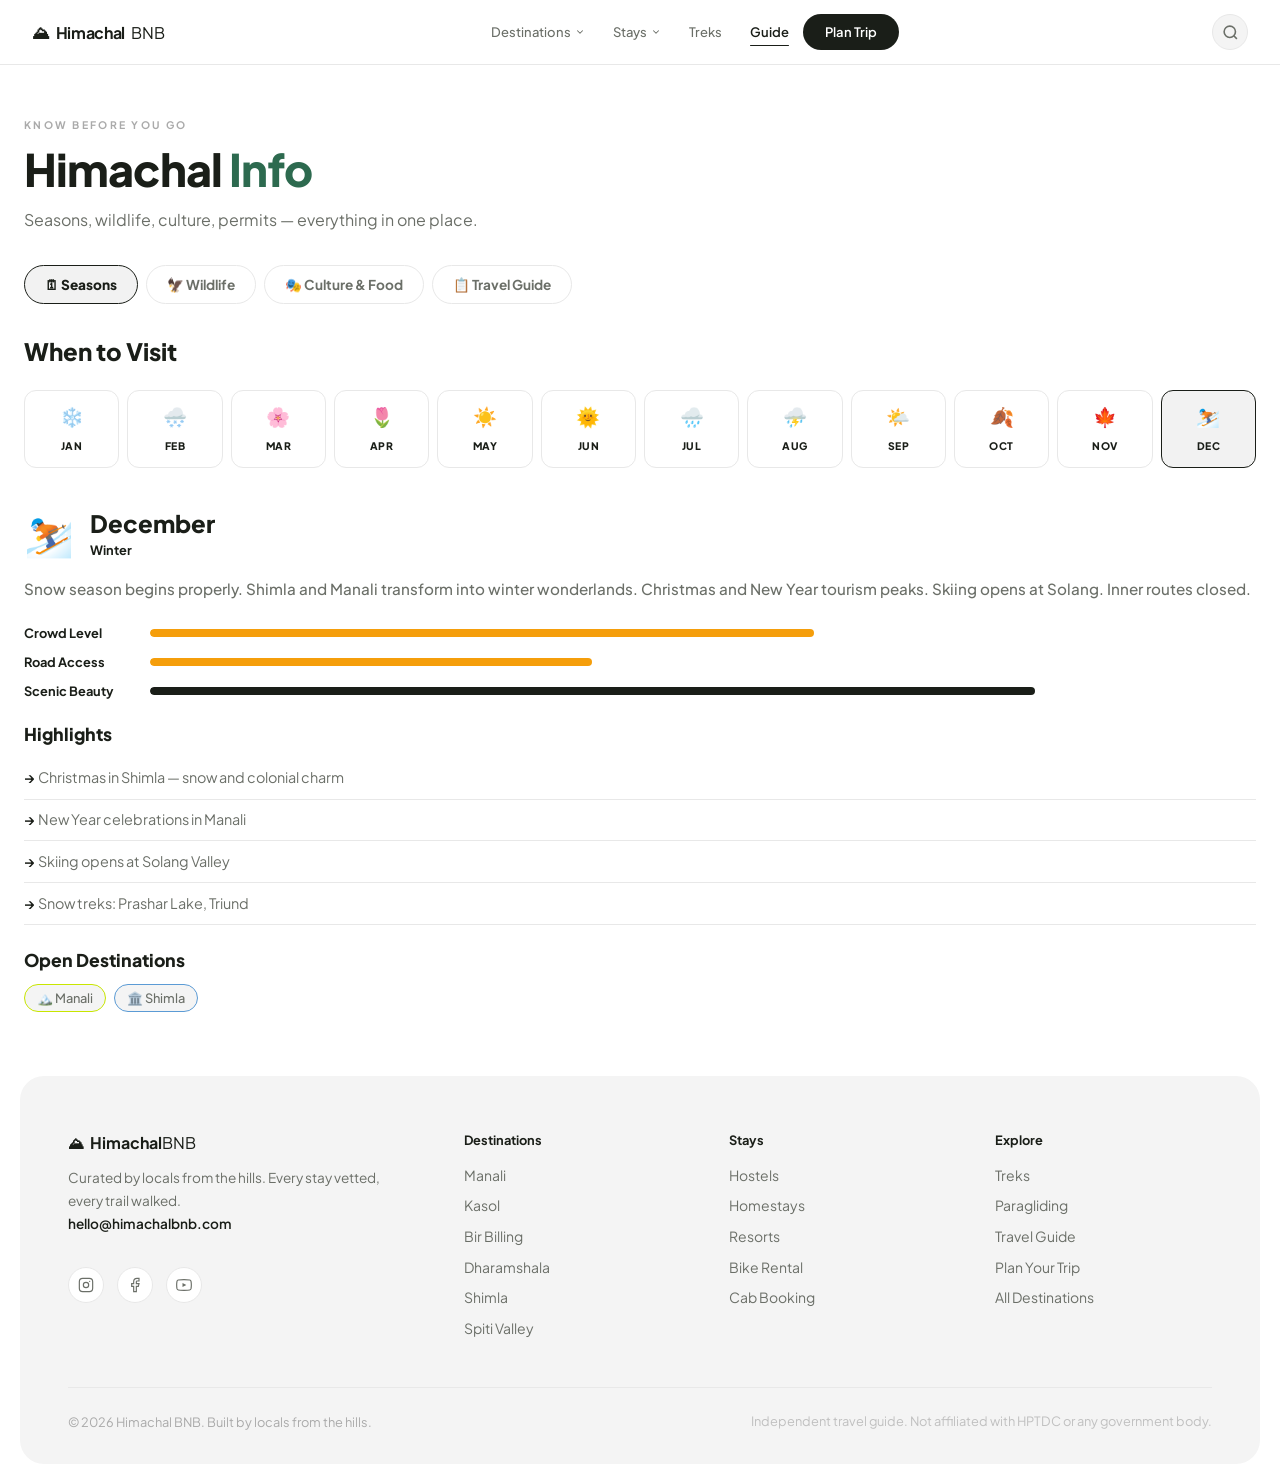
<file: info.html>
<!DOCTYPE html>
<html lang="en">
<head>
  <meta charset="UTF-8">
  <meta name="viewport" content="width=device-width, initial-scale=1.0">
  <title>Himachal Info — Seasons, Wildlife, Culture & Travel Guide</title>
  <meta name="description" content="Everything you need to know about Himachal Pradesh — best seasons to visit, wildlife sanctuaries, local culture & food, travel permits, packing lists, and emergency contacts.">
  <meta name="keywords" content="himachal pradesh travel guide, best time to visit himachal, himachal wildlife, himachal culture, himachal food, manali weather">
  <link rel="canonical" href="https://himachalbnb.com/info.html">
  <meta property="og:title" content="Himachal Pradesh Travel Guide — Seasons, Culture & Permits">
  <meta property="og:description" content="Everything you need to know before visiting Himachal Pradesh — best seasons, permits, wildlife, culture, food, and packing lists.">
  <meta property="og:type" content="website">
  <meta property="og:url" content="https://himachalbnb.com/info.html">
  <meta property="og:image" content="https://images.unsplash.com/photo-1591179893492-8c4e893a3e8b?w=1200&auto=format&fit=crop">
  <meta property="og:locale" content="en_IN">
  <meta property="og:site_name" content="Himachal BNB">
  <meta name="twitter:card" content="summary_large_image">
  <meta name="twitter:title" content="Himachal Pradesh Travel Guide — Himachal BNB">
  <meta name="twitter:description" content="Seasons, permits, culture, food, packing lists and emergency contacts for Himachal Pradesh travel.">
  <meta name="twitter:image" content="https://images.unsplash.com/photo-1591179893492-8c4e893a3e8b?w=1200&auto=format&fit=crop">
  <meta name="robots" content="index, follow">
  <link rel="preconnect" href="https://fonts.googleapis.com">
  <link rel="preconnect" href="https://fonts.gstatic.com" crossorigin>
  <link href="https://fonts.googleapis.com/css2?family=Plus+Jakarta+Sans:ital,wght@0,400;0,500;0,600;0,700;0,800;1,400&display=swap" rel="stylesheet">
  <link rel="stylesheet" href="css/styles.css">
  <script type="application/ld+json">
  {
    "@context": "https://schema.org",
    "@type": "FAQPage",
    "mainEntity": [
      {
        "@type": "Question",
        "name": "What is the best time to visit Himachal Pradesh?",
        "acceptedAnswer": { "@type": "Answer", "text": "Summer (April–June) is ideal for most destinations. Monsoon (July–August) brings lush greenery but landslide risk. Post-monsoon (September–November) offers clear skies and trekking. Winter (December–February) is perfect for Shimla snow and Spiti's frozen landscape." }
      },
      {
        "@type": "Question",
        "name": "Do I need a permit to visit Spiti Valley?",
        "acceptedAnswer": { "@type": "Answer", "text": "Indian nationals do not need a permit for Spiti. Foreign nationals need an Inner Line Permit (ILP) for areas beyond Kaza and near the Tibet border. The permit is issued free at the SDM office in Kaza or Recong Peo." }
      },
      {
        "@type": "Question",
        "name": "How do I get to Manali from Delhi?",
        "acceptedAnswer": { "@type": "Answer", "text": "Volvo AC buses from Delhi ISBT Kashmiri Gate take 12–14 hours (₹700–1,200). The nearest airport is Bhuntar (Kullu, 50km), with daily flights from Delhi. Private taxis from Chandigarh take 8 hours." }
      },
      {
        "@type": "Question",
        "name": "What is the altitude of Spiti Valley?",
        "acceptedAnswer": { "@type": "Answer", "text": "Spiti Valley sits at an average altitude of 3,800–4,200m. Kaza, the district headquarters, is at 3,800m. Key Monastery is at 4,166m. Acclimatise for at least one day before any physical activity." }
      },
      {
        "@type": "Question",
        "name": "Is Rohtang Pass open year-round?",
        "acceptedAnswer": { "@type": "Answer", "text": "No. Rohtang Pass (3,978m) is open roughly May to October depending on snowfall. The Atal Tunnel (built 2020) provides a year-round alternative route to Lahaul-Spiti, bypassing the pass." }
      }
    ]
  }
  </script>
</head>
<body>
  <div class="scroll-progress" id="scroll-progress"></div>
  <main class="page-main">
    <div class="container">
      <header class="page-header">
        <span class="section-label">Know Before You Go</span>
        <h1 class="section-title giant-title">Himachal <span class="text-gradient">Info</span></h1>
        <p class="section-desc">Seasons, wildlife, culture, permits — everything in one place.</p>
      </header>

      <!-- INFO TABS -->
      <div class="info-tabs" id="info-tabs">
        <button class="info-tab active" data-tab="seasons">🗓 Seasons</button>
        <button class="info-tab" data-tab="wildlife">🦅 Wildlife</button>
        <button class="info-tab" data-tab="culture">🎭 Culture & Food</button>
        <button class="info-tab" data-tab="guide">📋 Travel Guide</button>
      </div>

      <!-- TAB CONTENT AREAS -->
      <div class="info-panel active" id="panel-seasons">
        <h2 class="info-panel-title">When to Visit</h2>
        <div class="season-wheel" id="season-wheel"></div>
        <div id="season-detail"></div>
      </div>

      <div class="info-panel" id="panel-wildlife">
        <h2 class="info-panel-title">Wildlife of Himachal</h2>
        <div class="wildlife-grid" id="wildlife-grid"></div>
        <div id="wildlife-facts"></div>
      </div>

      <div class="info-panel" id="panel-culture">
        <h2 class="info-panel-title">Culture & Food</h2>
        <div class="culture-tabs" id="culture-sub-tabs"></div>
        <div class="culture-cards-grid" id="culture-grid"></div>
      </div>

      <div class="info-panel" id="panel-guide">
        <h2 class="info-panel-title">Travel Guide</h2>
        <div class="guide-sections" id="guide-sections"></div>
      </div>
    </div>
  </main>
  <script src="js/data.js" defer></script>
  <script src="js/images.js" defer></script>
  <script src="js/common.js" defer></script>
</body>
</html>
</file>
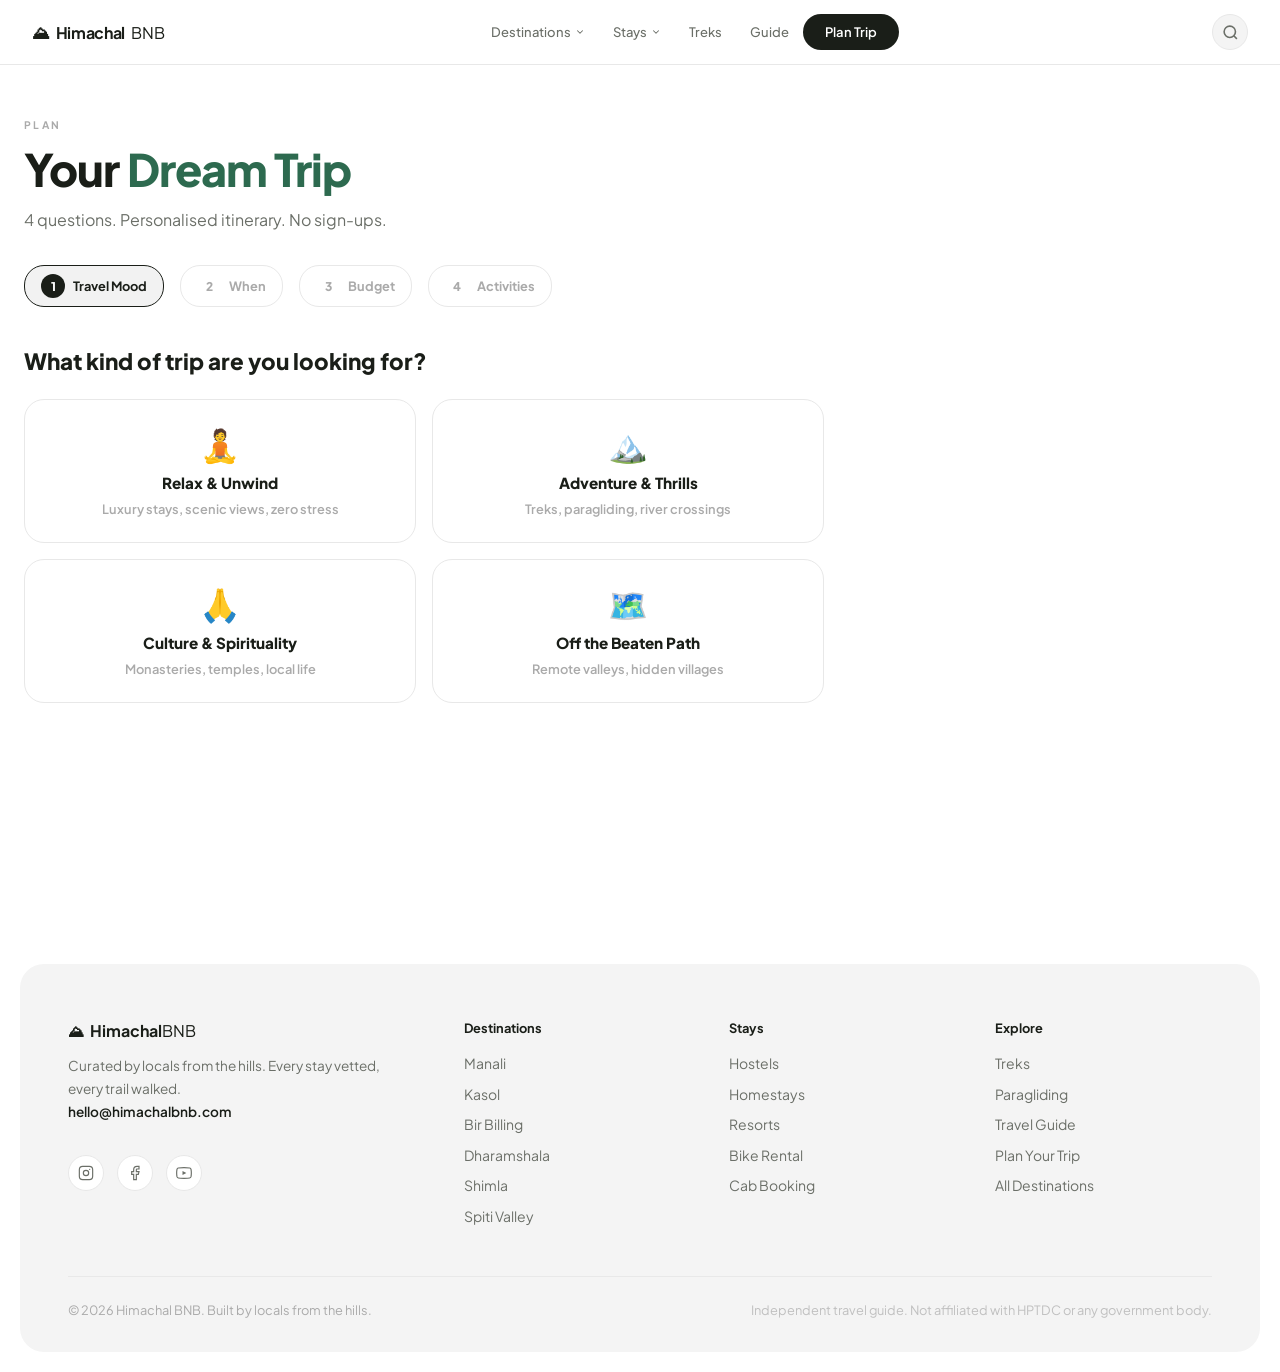
<file: planner.html>
<!DOCTYPE html>
<html lang="en">
<head>
  <meta charset="UTF-8">
  <meta name="viewport" content="width=device-width, initial-scale=1.0">
  <title>Plan Your Himachal Trip — Himachal BNB</title>
  <meta name="description" content="Plan your perfect Himachal Pradesh trip in 4 simple steps. Get personalized destination and resort recommendations based on your travel style, budget, and interests.">
  <link rel="canonical" href="https://himachalbnb.com/planner.html">
  <link rel="preconnect" href="https://fonts.googleapis.com">
  <link rel="preconnect" href="https://fonts.gstatic.com" crossorigin>
  <link href="https://fonts.googleapis.com/css2?family=Plus+Jakarta+Sans:ital,wght@0,400;0,500;0,600;0,700;0,800;1,400&display=swap" rel="stylesheet">
  <link rel="stylesheet" href="css/styles.css">
</head>
<body>
  <div class="scroll-progress" id="scroll-progress"></div>
  <main class="page-main">
    <div class="container">
      <header class="page-header">
        <span class="section-label">Plan</span>
        <h1 class="section-title giant-title">Your <span class="text-gradient">Dream Trip</span></h1>
        <p class="section-desc">4 questions. Personalised itinerary. No sign-ups.</p>
      </header>
      <div class="planner-wizard" id="planner-wizard">
        <div class="planner-steps" id="planner-steps"></div>
        <div class="planner-body" id="planner-body"></div>
        <div class="planner-results" id="planner-results" style="display:none;"></div>
      </div>
    </div>
  </main>
  <script src="js/data.js" defer></script>
  <script src="js/images.js" defer></script>
  <script src="js/common.js" defer></script>
</body>
</html>
</file>
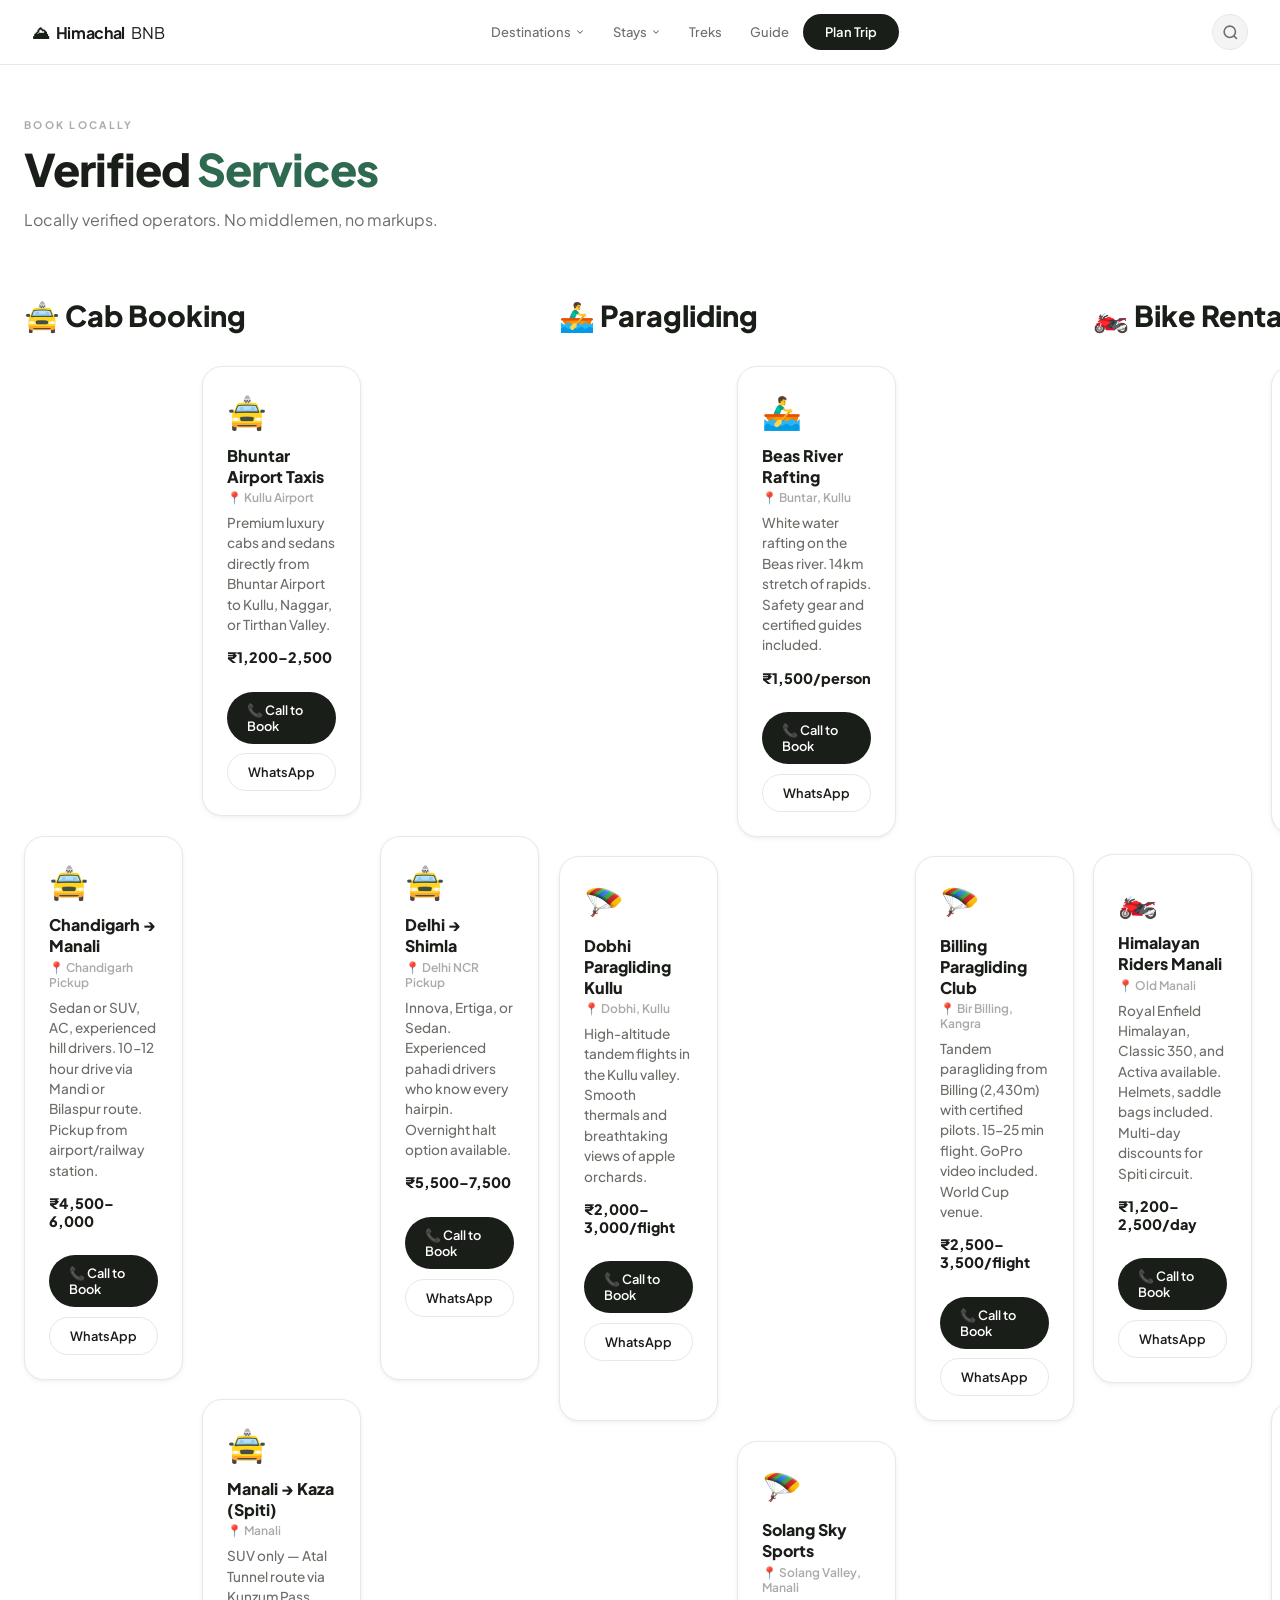
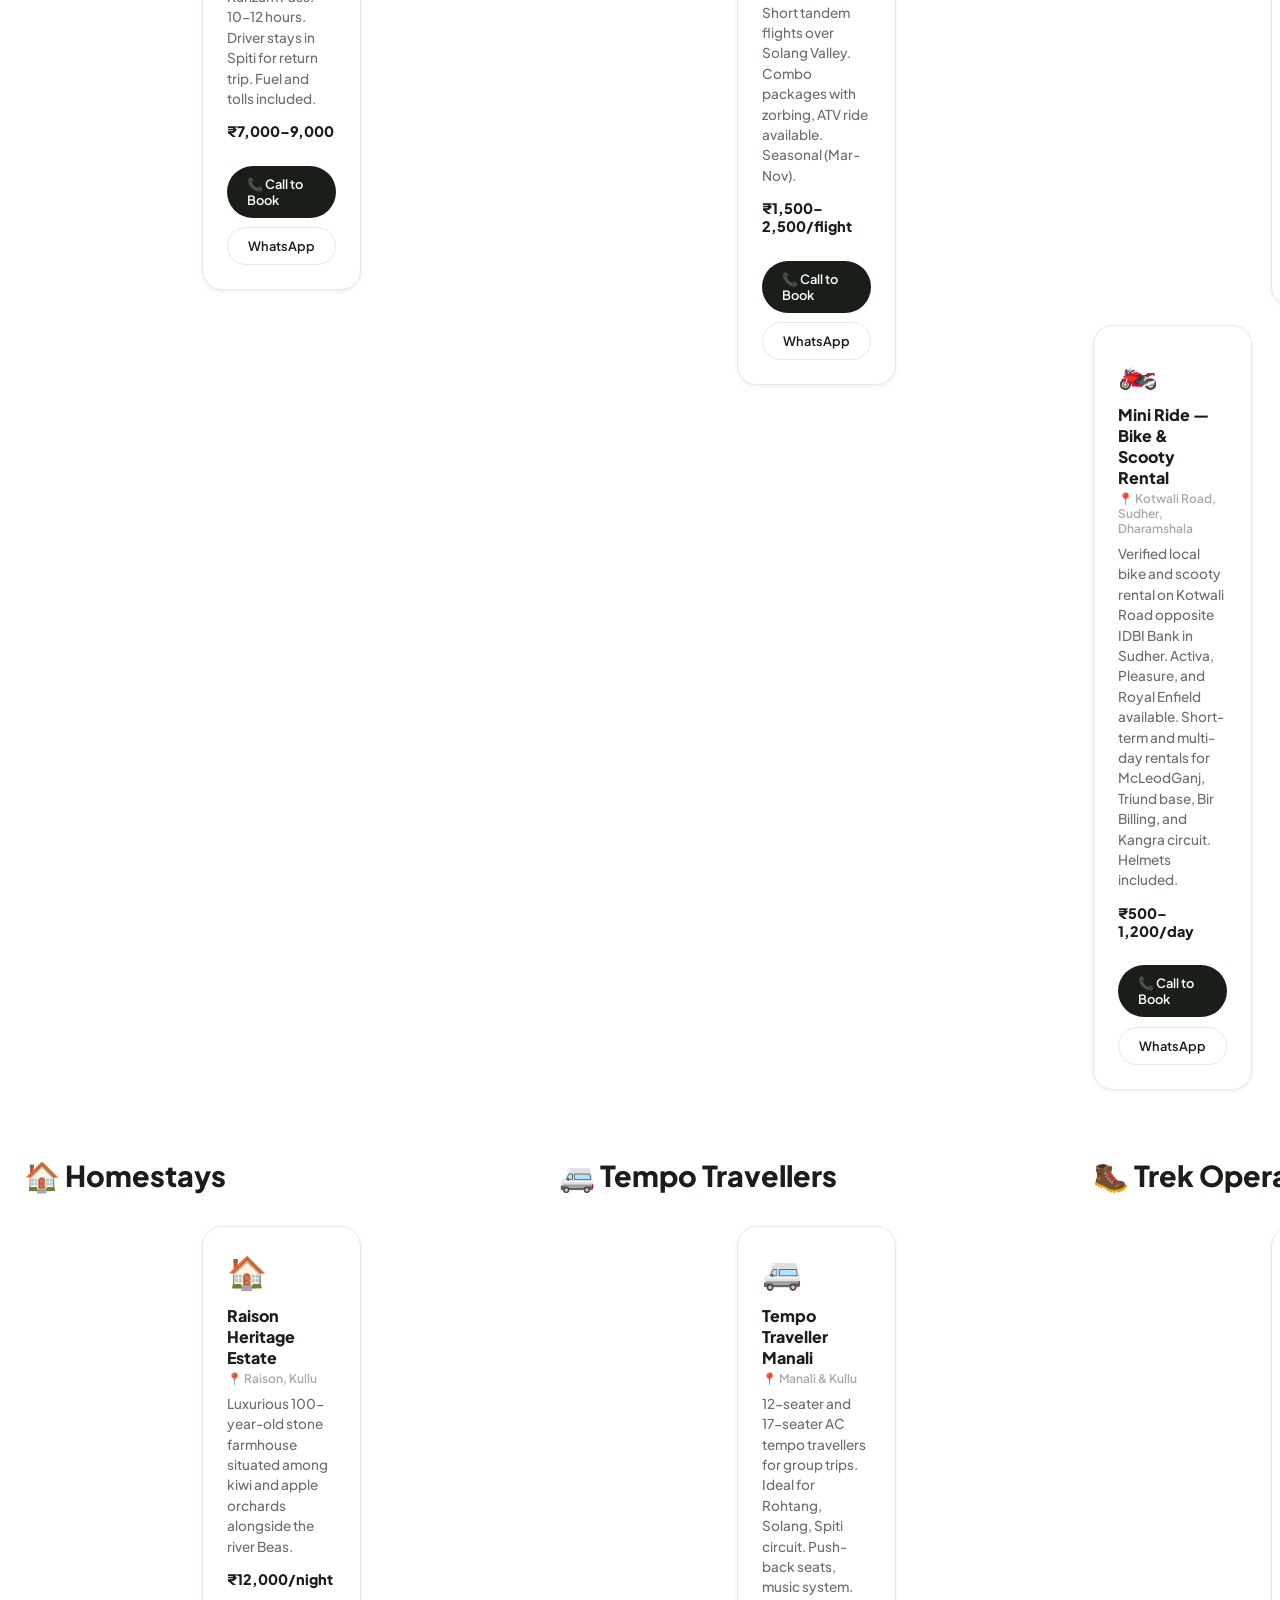
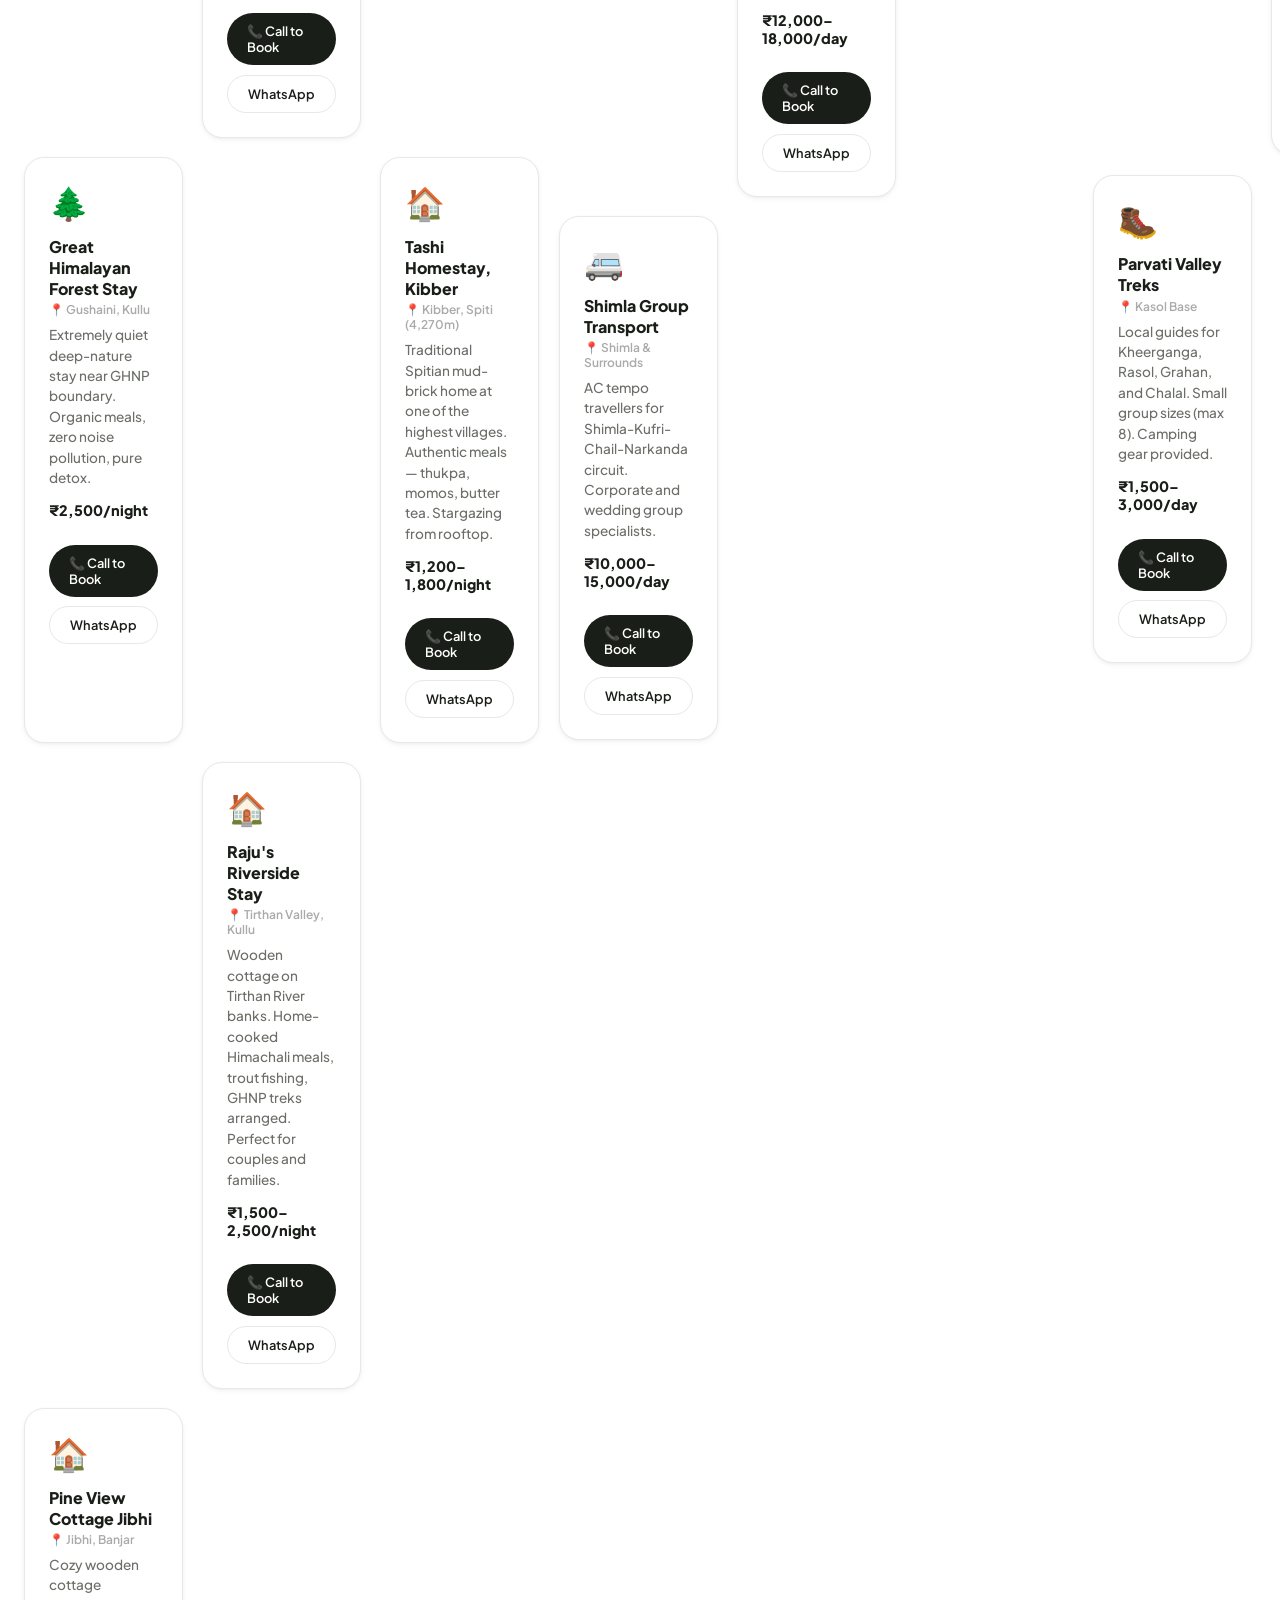
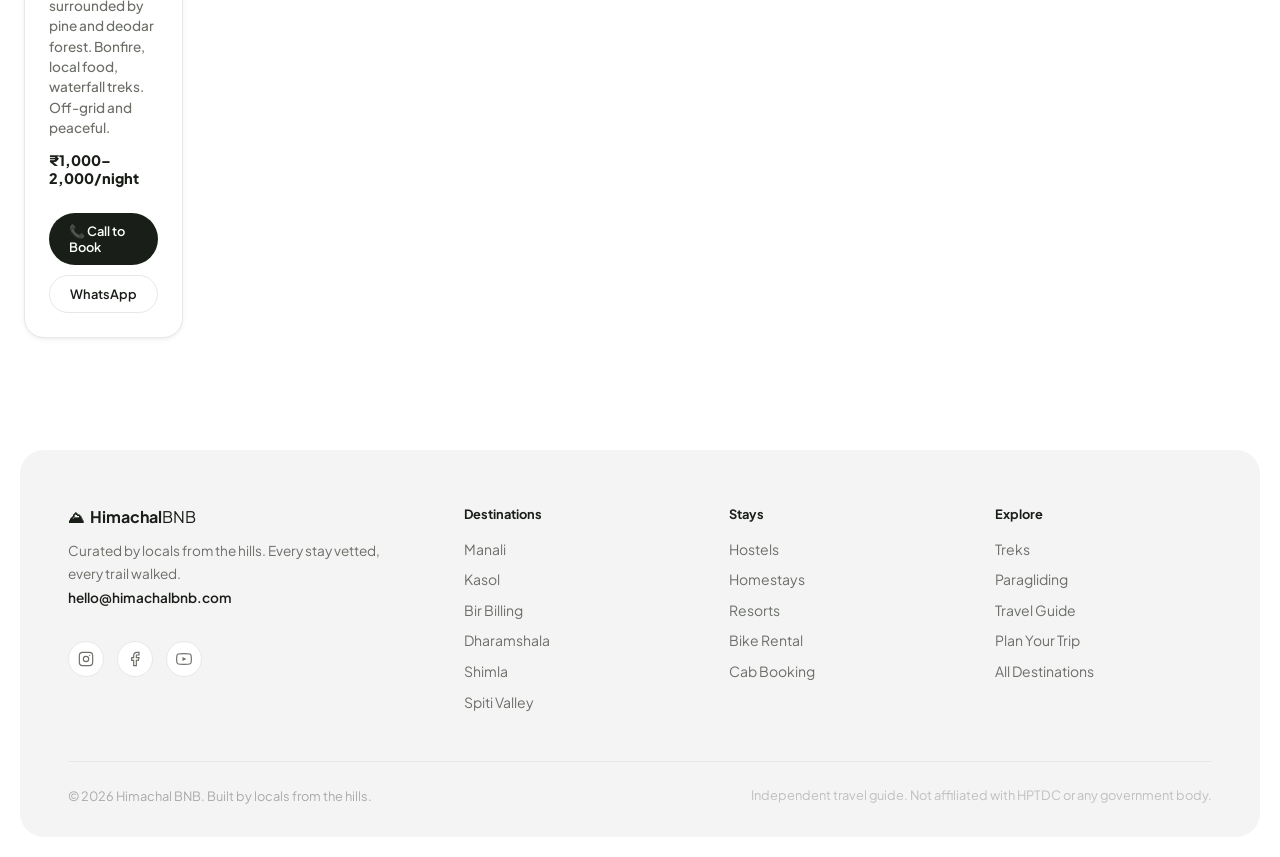
<file: service.html>
<!DOCTYPE html>
<html lang="en">
<head>
  <meta charset="UTF-8">
  <meta name="viewport" content="width=device-width, initial-scale=1.0">
  <title>Service — Himachal BNB</title>
  <meta name="description" content="Book verified local services in Himachal Pradesh directly from operators.">
  <link rel="preconnect" href="https://fonts.googleapis.com">
  <link rel="preconnect" href="https://fonts.gstatic.com" crossorigin>
  <link href="https://fonts.googleapis.com/css2?family=Plus+Jakarta+Sans:ital,wght@0,400;0,500;0,600;0,700;0,800;1,400&display=swap" rel="stylesheet">
  <link rel="stylesheet" href="css/styles.css">
</head>
<body>
  <div class="scroll-progress" id="scroll-progress"></div>
  <main class="page-main">
    <div class="container">
      <div class="sp-page-header" id="sp-page-header">
        <span class="section-label" id="sp-label"></span>
        <h1 id="sp-title"></h1>
        <p id="sp-tagline"></p>
      </div>
    </div>
    <section class="sp-listings">
      <div class="container">
        <div class="sp-grid" id="sp-grid"></div>
      </div>
    </section>
    <section class="dp-cta">
      <div class="container" style="text-align:center;">
        <h2 class="dp-section-heading">Need Help <span class="text-gradient">Choosing?</span></h2>
        <p class="dp-section-sub">Our trip planner matches you with the right services.</p>
        <a href="planner.html" class="btn btn-primary btn-lg">Plan Your Trip</a>
      </div>
    </section>
  </main>
  <script src="js/data.js" defer></script>
  <script src="js/images.js" defer></script>
  <script src="js/common.js" defer></script>
</body>
</html>
</file>
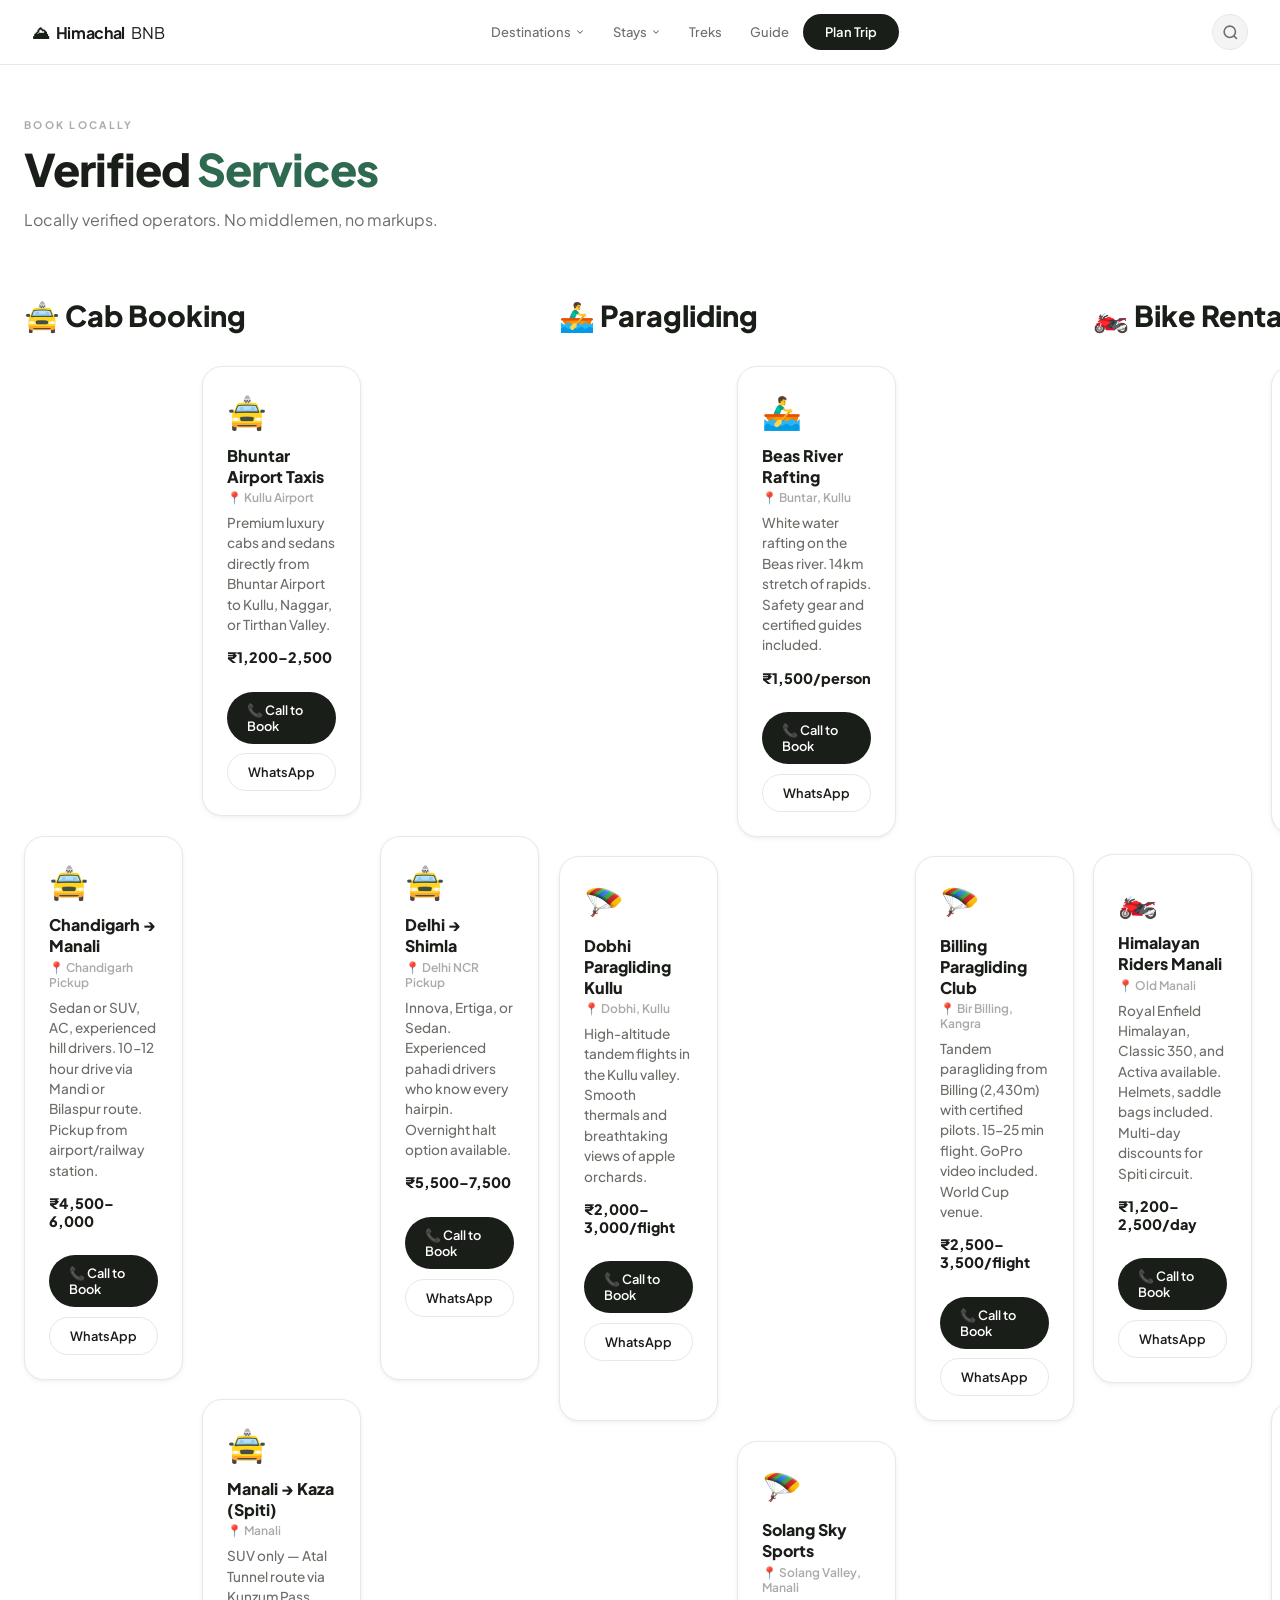
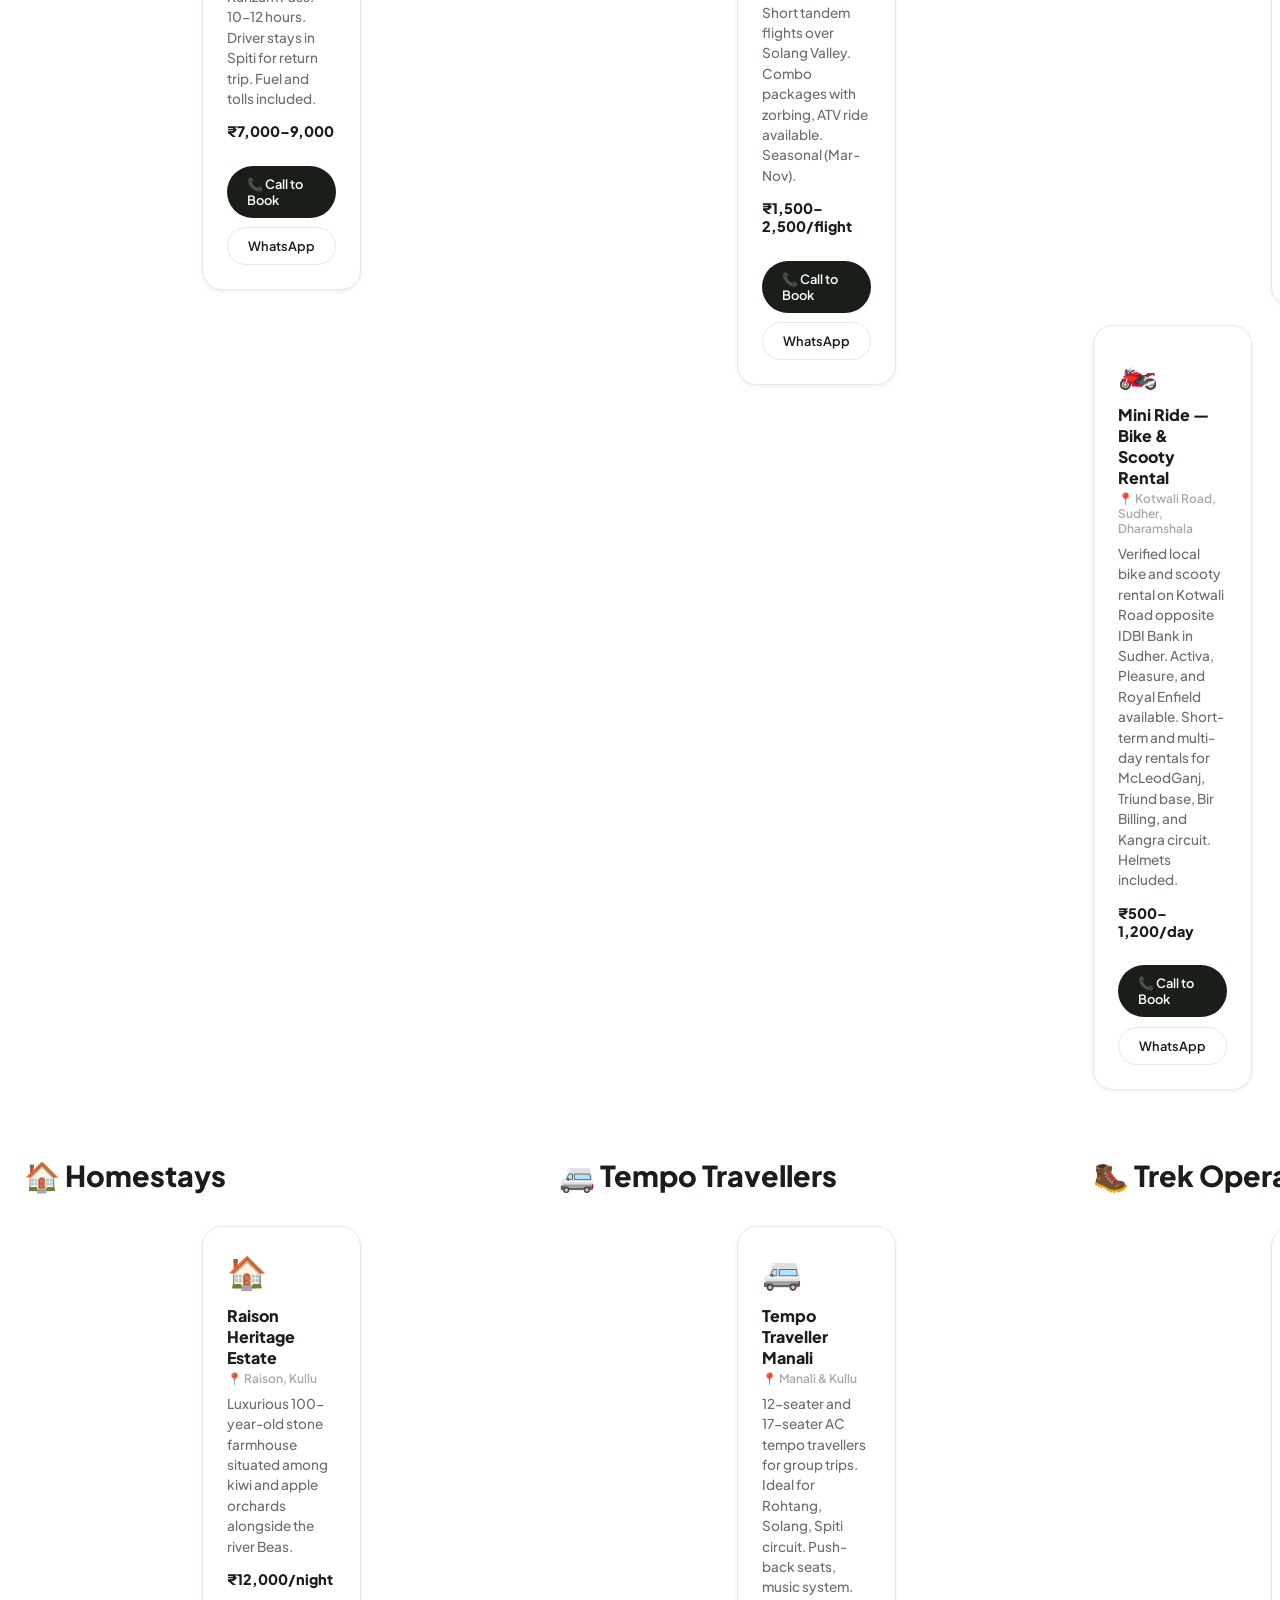
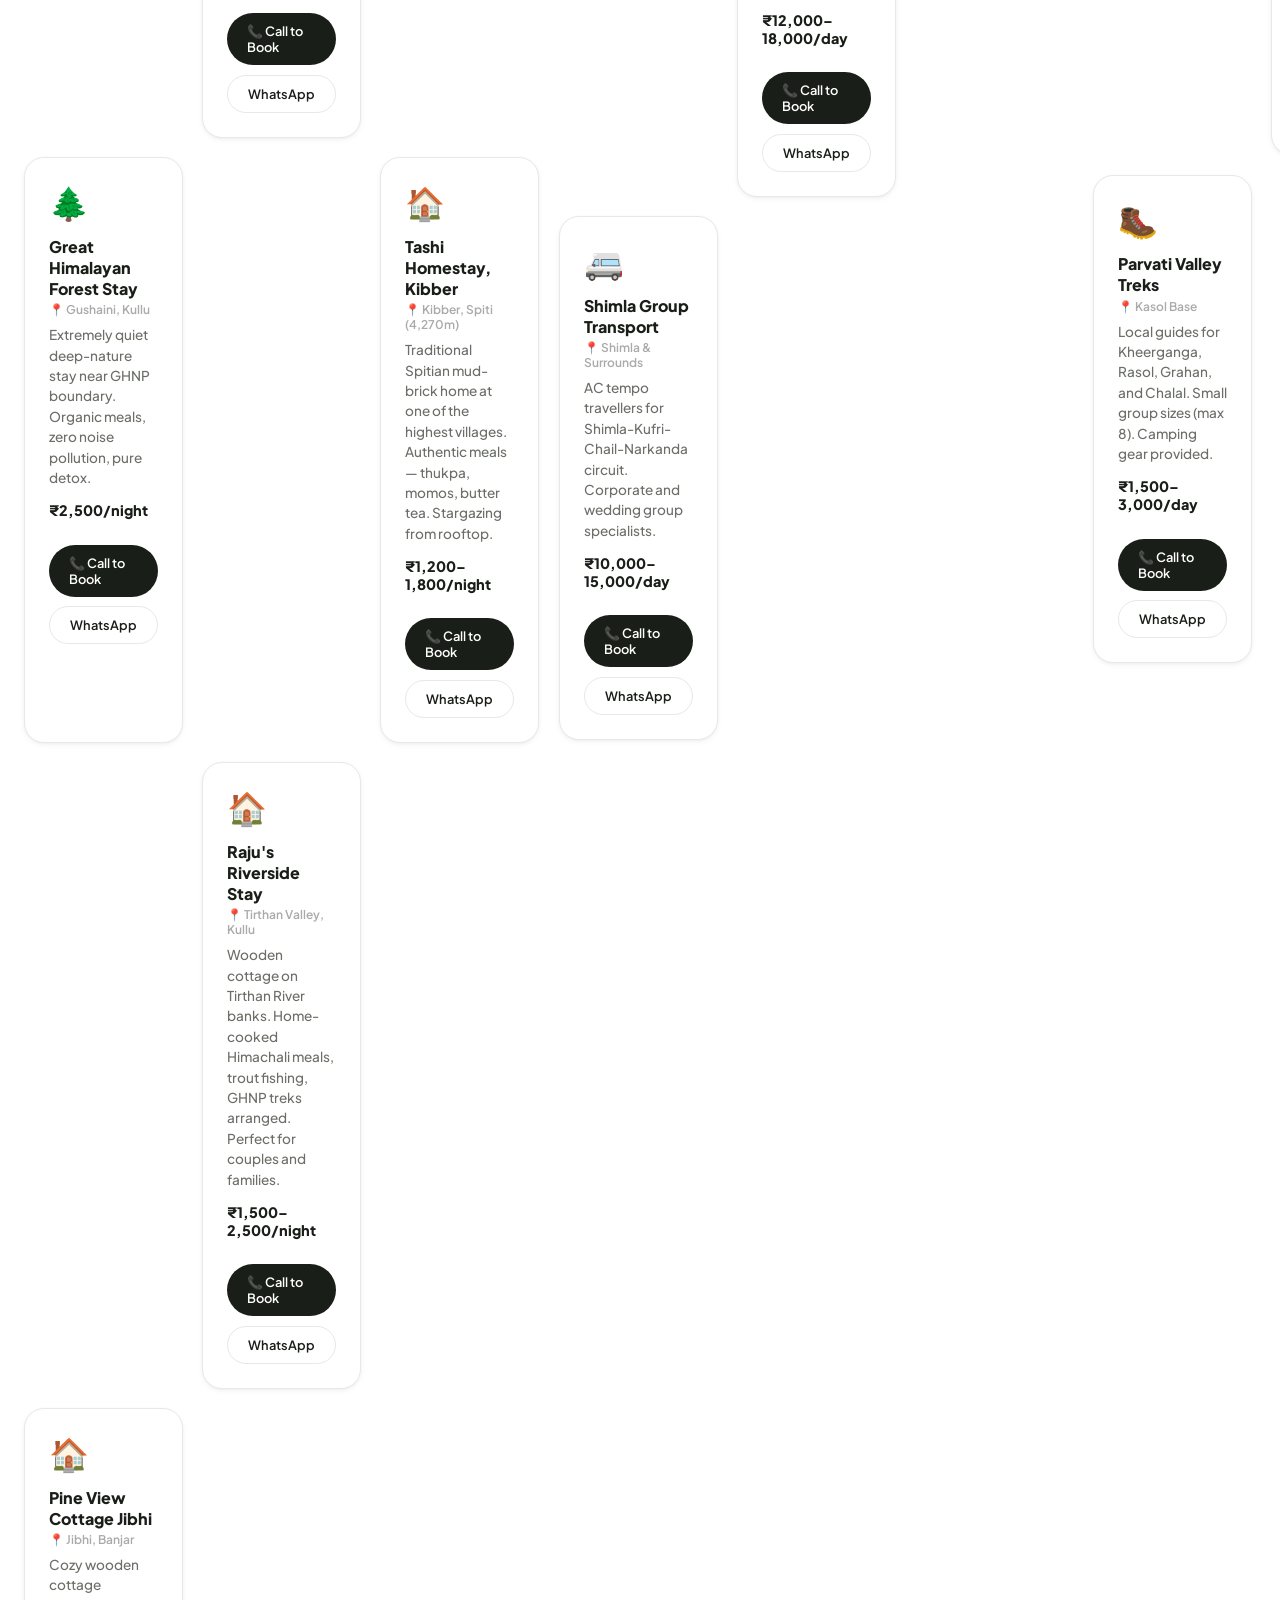
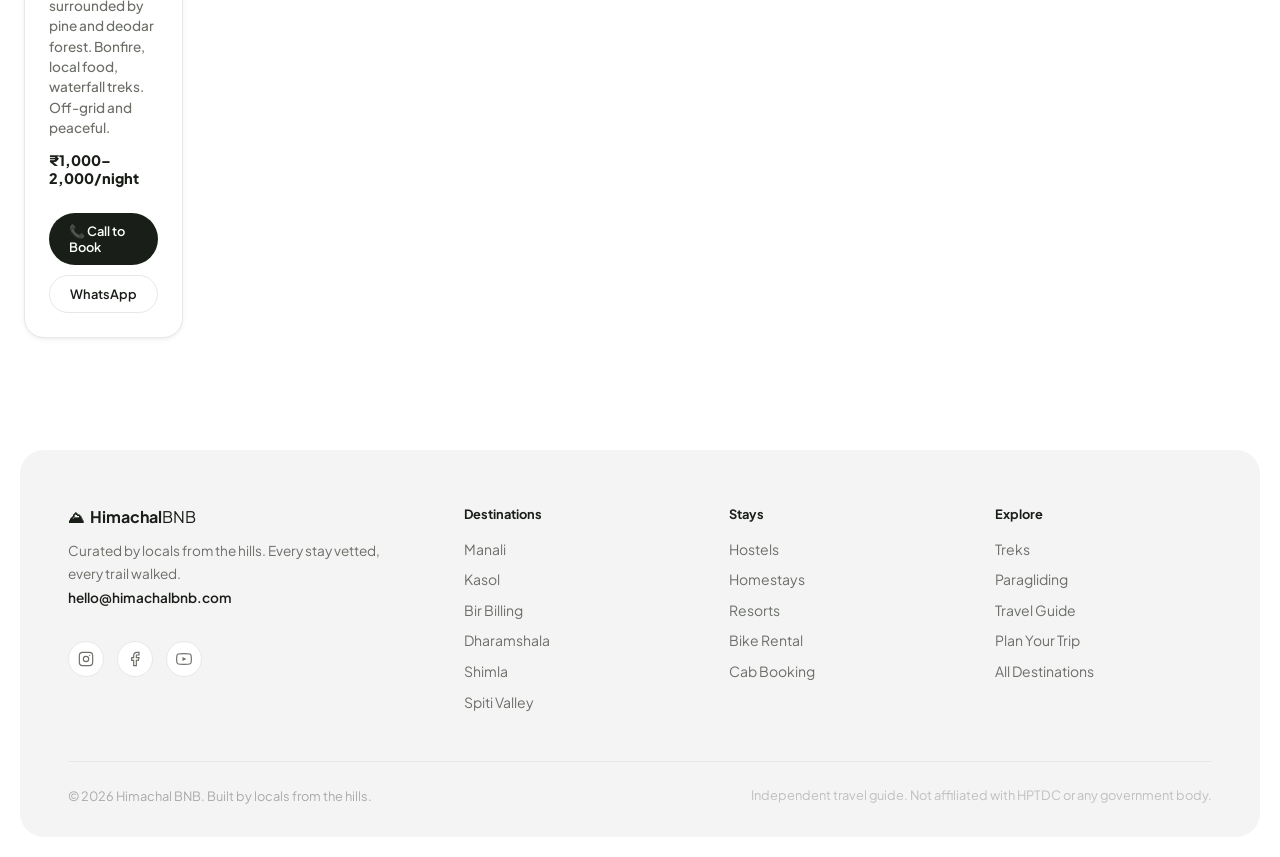
<file: services.html>
<!DOCTYPE html>
<html lang="en">
<head>
  <meta charset="UTF-8">
  <meta name="viewport" content="width=device-width, initial-scale=1.0">
  <title>Local Services — Bike Rentals, Cabs, Treks, Paragliding in Himachal Pradesh</title>
  <meta name="description" content="Book verified local services in Himachal Pradesh — bike rentals in Manali, cab booking, tempo travellers, homestays, trek operators, and paragliding in Bir Billing. Direct from operators, no middlemen.">
  <meta name="keywords" content="bike rental manali, cab booking himachal, tempo traveller shimla, homestay spiti, trek operator kasol, paragliding bir billing">
  <link rel="canonical" href="https://himachalbnb.com/services.html">
  <meta property="og:title" content="Local Services in Himachal Pradesh — Himachal BNB">
  <meta property="og:description" content="Book bikes, cabs, treks, homestays and paragliding directly from verified operators in Himachal Pradesh.">
  <meta property="og:type" content="website">
  <meta property="og:url" content="https://himachalbnb.com/services.html">
  <meta property="og:image" content="https://images.unsplash.com/photo-1558981806-ec527fa84c39?w=1200&auto=format&fit=crop">
  <meta property="og:locale" content="en_IN">
  <meta property="og:site_name" content="Himachal BNB">
  <meta name="twitter:card" content="summary_large_image">
  <meta name="twitter:title" content="Local Services in Himachal Pradesh — Himachal BNB">
  <meta name="twitter:description" content="Book bikes, cabs, homestays and paragliding directly from verified operators. No middlemen.">
  <meta name="twitter:image" content="https://images.unsplash.com/photo-1558981806-ec527fa84c39?w=1200&auto=format&fit=crop">
  <meta name="robots" content="index, follow">
  <link rel="preconnect" href="https://fonts.googleapis.com">
  <link rel="preconnect" href="https://fonts.gstatic.com" crossorigin>
  <link href="https://fonts.googleapis.com/css2?family=Plus+Jakarta+Sans:ital,wght@0,400;0,500;0,600;0,700;0,800;1,400&display=swap" rel="stylesheet">
  <link rel="stylesheet" href="css/styles.css">
</head>
<body>
  <div class="scroll-progress" id="scroll-progress"></div>
  <main class="page-main">
    <div class="container">
      <header class="page-header">
        <span class="section-label">Book Locally</span>
        <h1 class="section-title giant-title">Verified <span class="text-gradient">Services</span></h1>
        <p class="section-desc">Locally verified operators. No middlemen, no markups.</p>
      </header>

      <div class="services-grid" id="services-grid"></div>
    </div>
  </main>
  <script src="js/data.js" defer></script>
  <script src="js/images.js" defer></script>
  <script src="js/common.js" defer></script>
</body>
</html>
</file>
<file: css/styles.css>
/* ═══════════════════════════════════════════════════════════════
   HIMACHAL BNB — MINIMAL LIGHT AIRBNB THEME
   ═══════════════════════════════════════════════════════════════ */

*, *::before, *::after { margin: 0; padding: 0; box-sizing: border-box; }
.sr-only { position: absolute; width: 1px; height: 1px; padding: 0; margin: -1px; overflow: hidden; clip: rect(0,0,0,0); border: 0; }

:root {
  --bg: #ffffff;
  --bg-card: #ffffff;
  --bg-card-hover: #f7f7f7;
  --bg-surface: #f4f4f4;
  --border: #e8e8e8;
  --border-hover: #c8c8c8;
  --text-primary: #1a1e18;
  --text-secondary: #6b6f68;
  --text-muted: #aaaaaa;
  --accent: #1a1e18;
  --accent-hover: #000000;
  --accent-subtle: rgba(0, 0, 0, 0.05);
  --accent-warm: #795548;
  --accent-rose: #e91e63;
  --accent-nature: #2d6a4f;
  --font-heading: 'Plus Jakarta Sans', -apple-system, BlinkMacSystemFont, sans-serif;
  --font-body: 'Plus Jakarta Sans', -apple-system, BlinkMacSystemFont, sans-serif;
  --ease: cubic-bezier(0.4, 0, 0.2, 1);
  --radius: 20px;
  --radius-sm: 12px;
  --shadow-sm: 0 1px 3px rgba(0,0,0,0.04), 0 2px 6px rgba(0,0,0,0.04);
  --shadow-md: 0 4px 16px rgba(0,0,0,0.07), 0 8px 24px rgba(0,0,0,0.05);
  --shadow-lg: 0 12px 40px rgba(0,0,0,0.1), 0 24px 56px rgba(0,0,0,0.07);
}

html { scroll-behavior: smooth; -webkit-font-smoothing: antialiased; }
body { font-family: var(--font-body); background: var(--bg); color: var(--text-primary); overflow-x: hidden; min-height: 100vh; font-weight: 400; }
::-webkit-scrollbar { width: 6px; }
::-webkit-scrollbar-track { background: var(--bg-surface); }
::-webkit-scrollbar-thumb { background: var(--border); border-radius: 3px; }
a { color: inherit; text-decoration: none; }
img { max-width: 100%; height: auto; display: block; }
:focus-visible { outline: 2px solid var(--text-primary); outline-offset: 2px; }

/* Utilities */
.text-gradient { color: var(--accent-nature); }
.container { max-width: 1320px; margin: 0 auto; padding: 0 24px; }
.giant-title { font-family: var(--font-body); font-size: clamp(2.5rem, 6vw, 4.5rem); font-weight: 800; line-height: 1.05; letter-spacing: -0.02em; color: var(--text-primary); }

/* ═══════════════════════════════════════════════════════════════
   NAVIGATION — Premium Agency-Level
   ═══════════════════════════════════════════════════════════════ */

.site-nav { position: fixed; top: 0; left: 0; right: 0; z-index: 100; background: #fff; border-bottom: 1px solid var(--border); transition: box-shadow 0.3s var(--ease); }
.site-nav.scrolled { box-shadow: 0 1px 12px rgba(0,0,0,0.06); }
.nav-inner { display: flex; align-items: center; justify-content: space-between; max-width: 1320px; margin: 0 auto; padding: 0 32px; height: 64px; }
.site-nav.scrolled .nav-inner { height: 64px; }

/* Brand */
.nav-brand { font-family: var(--font-body); font-size: 1rem; font-weight: 700; letter-spacing: -0.02em; display: flex; align-items: center; gap: 6px; transition: opacity 0.2s; }
.nav-brand:hover { opacity: 0.7; }
.brand-icon { font-size: 1.1rem; }
.brand-primary { color: var(--text-primary); }
.brand-accent { color: var(--text-primary); margin-left: 0; font-weight: 400; }

/* Links */
.nav-links { display: flex; align-items: center; gap: 0; }
.nav-link { position: relative; background: none; border: none; font-family: var(--font-body); font-size: 13px; font-weight: 500; color: var(--text-secondary); cursor: pointer; transition: color 0.2s; padding: 8px 14px; text-decoration: none; display: inline-flex; align-items: center; gap: 4px; }
.nav-link::after { content: ''; position: absolute; bottom: 2px; left: 14px; right: 14px; height: 1.5px; background: var(--text-primary); transform: scaleX(0); transform-origin: right; transition: transform 0.25s var(--ease); border-radius: 1px; }
.nav-link:hover { color: var(--text-primary); }
.nav-link:hover::after { transform: scaleX(1); transform-origin: left; }
.nav-link.active { color: var(--text-primary); font-weight: 600; }
.nav-link.active::after { transform: scaleX(1); }

/* CTA Button */
.nav-cta { background: var(--text-primary); color: #fff; padding: 10px 22px; border-radius: 50px; font-family: var(--font-body); font-size: 13px; font-weight: 600; transition: all 0.2s var(--ease); border: none; cursor: pointer; text-decoration: none; }
.nav-cta:hover { background: #333; }

/* Dropdown */
.nav-dropdown { position: relative; }
.nav-dropdown-trigger svg { transition: transform 0.25s var(--ease); }
.nav-dropdown.open .nav-dropdown-trigger svg { transform: rotate(180deg); }
.nav-dropdown-menu { position: absolute; top: calc(100% + 8px); min-width: 210px; background: #fff; border: 1px solid var(--border); border-radius: var(--radius); padding: 6px; opacity: 0; visibility: hidden; transform: translateY(-8px) scale(0.98); transition: all 0.2s var(--ease); box-shadow: 0 4px 20px rgba(0,0,0,0.12); }
.nav-dropdown.open .nav-dropdown-menu { opacity: 1; visibility: visible; transform: translateY(0) scale(1); }
.dropdown-link { display: flex; align-items: center; gap: 8px; padding: 10px 14px; font-size: 13px; font-weight: 500; color: var(--text-secondary); border-radius: 8px; transition: all 0.15s var(--ease); }
.dropdown-link:hover { color: var(--text-primary); background: var(--bg-surface); }
.dropdown-link.active { color: var(--text-primary); font-weight: 600; }
.dropdown-divider { height: 1px; background: var(--border); margin: 4px 8px; }
.dropdown-view-all { font-size: 12px; font-weight: 600; color: var(--text-primary); }
.dropdown-view-all:hover { color: var(--accent-nature); }
.nav-dropdown-menu { left: 50%; right: auto; transform: translateX(-50%) translateY(-8px) scale(0.98); }
.nav-dropdown.open .nav-dropdown-menu { transform: translateX(-50%) translateY(0) scale(1); }

/* Nav right cluster */
.nav-right { display: flex; align-items: center; gap: 4px; }

/* Compact nav search */
.nav-search { position: relative; display: flex; align-items: center; }
.nav-search-toggle {
  width: 36px; height: 36px; border-radius: 50%; background: var(--bg-surface);
  border: 1px solid var(--border); display: flex; align-items: center;
  justify-content: center; cursor: pointer; color: var(--text-secondary);
  transition: all 0.2s; flex-shrink: 0;
}
.nav-search-toggle:hover { background: var(--border); color: var(--text-primary); }
.nav-search-box {
  position: absolute; right: 0; top: calc(100% + 8px);
  background: #fff; border: 1px solid var(--border); border-radius: 50px;
  padding: 6px 6px 6px 16px;
  display: flex; align-items: center; gap: 4px;
  width: 260px; box-shadow: var(--shadow-md);
  opacity: 0; visibility: hidden; transform: translateY(-6px) scale(0.97);
  transition: all 0.2s var(--ease); z-index: 200;
}
.nav-search.open .nav-search-box { opacity: 1; visibility: visible; transform: translateY(0) scale(1); }
.nav-search-box input {
  flex: 1; border: none; outline: none; background: transparent;
  font-family: var(--font-body); font-size: 13px; color: var(--text-primary);
}
.nav-search-box input::placeholder { color: var(--text-muted); }
.nav-search-go {
  width: 30px; height: 30px; border-radius: 50%;
  background: var(--text-primary); color: #fff;
  border: none; display: flex; align-items: center; justify-content: center;
  cursor: pointer; flex-shrink: 0; transition: background 0.15s;
}
.nav-search-go:hover { background: #333; }

/* Clickable card hover (non-link cards) */
.sp-card-clickable:hover { transform: translateY(-3px); box-shadow: var(--shadow-md); }
.sp-card-clickable { transition: all 0.2s var(--ease); }

/* Hamburger */
.nav-hamburger { display: none; flex-direction: column; gap: 5px; background: none; border: none; cursor: pointer; padding: 8px; border-radius: 8px; transition: background 0.15s; }
.nav-hamburger:hover { background: var(--bg-surface); }
.nav-hamburger span { display: block; width: 22px; height: 1.5px; background: var(--text-primary); border-radius: 2px; transition: all 0.3s var(--ease); }
.nav-hamburger.open span:nth-child(1) { transform: rotate(45deg) translate(5px, 5px); }
.nav-hamburger.open span:nth-child(2) { opacity: 0; transform: scaleX(0); }
.nav-hamburger.open span:nth-child(3) { transform: rotate(-45deg) translate(5px, -5px); }

/* ═══════════════════════════════════════════════════════════════
   PAGE LAYOUT
   ═══════════════════════════════════════════════════════════════ */

.page-main { padding-top: 64px; min-height: 100vh; }
.page-header { padding: 3rem 0 2rem; max-width: 720px; }
.section { padding: 4rem 0; }
.section-dark { background: var(--bg-surface); border-top: 1px solid var(--border); border-bottom: 1px solid var(--border); }
.section-label { display: inline-block; font-family: var(--font-body); font-size: 0.65rem; font-weight: 700; color: var(--text-muted); text-transform: uppercase; letter-spacing: 0.22em; margin-bottom: 0.8rem; }
.section-title { font-family: var(--font-body); font-size: clamp(1.8rem, 4vw, 2.8rem); font-weight: 800; line-height: 1.1; letter-spacing: -0.02em; margin-bottom: 0.8rem; color: var(--text-primary); }
.section-desc { color: var(--text-secondary); font-size: 1rem; line-height: 1.7; max-width: 640px; font-weight: 400; }

/* Buttons */
.btn { display: inline-flex; align-items: center; gap: 8px; font-family: var(--font-body); font-weight: 600; font-size: 0.875rem; border: none; border-radius: 50px; cursor: pointer; transition: all 0.2s var(--ease); text-decoration: none; }
.btn-primary { background: var(--text-primary); color: #fff; padding: 14px 32px; }
.btn-primary:hover { background: #333; transform: translateY(-1px); box-shadow: var(--shadow-md); }
.btn-lg { padding: 16px 40px; font-size: 0.95rem; }
.btn-outline { background: transparent; color: var(--text-primary); border: 1.5px solid var(--border); padding: 13px 28px; }
.btn-outline:hover { border-color: var(--text-primary); background: var(--bg-surface); }
.btn-whatsapp { background: #25D366; color: #fff; padding: 10px 20px; font-size: 0.8rem; border-radius: 8px; }
.btn-whatsapp:hover { background: #1fb855; }
.btn-call { font-size: 0.8rem; padding: 10px 20px; }

/* ═══════════════════════════════════════════════════════════════
   HOMEPAGE — Direct Cards (No Hero)
   ═══════════════════════════════════════════════════════════════ */

/* Hide the old hero panels on homepage */
.hero-panels { display: none; }

/* ── Top Values Section (island* style) ── */
.hp-values { padding: 5rem 0 4rem; }
.hp-values-heading {
  font-family: var(--font-body); font-size: clamp(1.7rem, 3.5vw, 2.4rem);
  font-weight: 800; letter-spacing: -0.02em; color: var(--text-primary);
  margin-bottom: 0.4rem;
}
.hp-values-sub { font-size: 0.95rem; color: var(--text-secondary); margin-bottom: 3rem; }
.hp-values-grid {
  display: grid; grid-template-columns: repeat(4, 1fr); gap: 2rem;
}
.hp-value-item { display: flex; flex-direction: column; gap: 0.75rem; }
.hp-value-icon {
  width: 48px; height: 48px; border-radius: 14px;
  background: var(--bg-surface); border: 1px solid var(--border);
  display: flex; align-items: center; justify-content: center;
  color: var(--text-primary);
}
.hp-value-item h3 {
  font-family: var(--font-body); font-size: 1rem; font-weight: 700;
  color: var(--text-primary); line-height: 1.3;
}
.hp-value-item p {
  font-size: 0.875rem; color: var(--text-secondary); line-height: 1.65;
  font-weight: 400;
}

/* Stats Bar (legacy fallback) */
.stats-bar { background: var(--bg-surface); border-top: 1px solid var(--border); border-bottom: 1px solid var(--border); }
.stats-grid { display: grid; grid-template-columns: repeat(4, 1fr); gap: 2rem; padding: 2rem 24px; text-align: center; }
.stat-number { font-family: var(--font-body); font-size: 2rem; font-weight: 800; color: var(--text-primary); display: block; }
.stat-label { font-size: 0.7rem; color: var(--text-muted); text-transform: uppercase; letter-spacing: 0.12em; font-weight: 600; margin-top: 4px; }


/* ═══════════════════════════════════════════════════════════════
   SERVICES GRID (legacy — services.html)
   ═══════════════════════════════════════════════════════════════ */

.services-grid { display: grid; grid-template-columns: repeat(3, 1fr); gap: 1.2rem; margin-top: 2rem; }
.service-card { background: var(--bg-card); border: 1px solid var(--border); border-radius: var(--radius); padding: 1.5rem; transition: all 0.3s var(--ease); }
.service-card:hover { background: var(--bg-card-hover); border-color: var(--border-hover); transform: translateY(-3px); }
.service-icon { font-size: 2rem; display: block; margin-bottom: 0.8rem; }
.service-card h3 { font-family: var(--font-heading); font-size: 1rem; font-weight: 800; margin-bottom: 0.2rem; color: var(--text-primary); }
.service-area { font-size: 0.75rem; color: var(--text-muted); font-weight: 600; margin-bottom: 0.5rem; }
.service-card p { font-size: 0.85rem; color: var(--text-secondary); line-height: 1.5; margin-bottom: 0.8rem; font-weight: 500; }
.service-price { font-family: var(--font-heading); font-weight: 800; color: var(--accent); font-size: 0.9rem; display: block; margin-bottom: 1rem; }
.service-strip { display: grid; grid-template-columns: repeat(2, 1fr); gap: 1rem; margin-top: 2rem; max-width: 640px; }
.service-strip-card { background: var(--bg-card); border: 1.5px solid var(--border); border-radius: 14px; padding: 1.8rem 2rem; text-align: center; transition: all 0.2s var(--ease); text-decoration: none; display: flex; flex-direction: column; align-items: center; gap: 0.5rem; }
.service-strip-card:hover { border-color: var(--border-hover); box-shadow: var(--shadow-md); transform: translateY(-2px); }
.service-strip-card .service-icon { margin-bottom: 0.3rem; font-size: 2rem; }
.service-strip-card h3 { font-family: var(--font-heading); font-size: 1rem; font-weight: 600; color: var(--text-primary); }
.service-strip-card p { font-size: 0.8rem; color: var(--text-secondary); font-weight: 400; }

/* ═══════════════════════════════════════════════════════════════
   TESTIMONIALS
   ═══════════════════════════════════════════════════════════════ */

.testimonials-grid { display: grid; grid-template-columns: repeat(3, 1fr); gap: 1.5rem; margin-top: 2.5rem; }
.testimonial-card { background: var(--bg-card); border: 1px solid var(--border); border-radius: var(--radius); padding: 2rem; }
.testimonial-card p { font-size: 0.95rem; color: var(--text-secondary); line-height: 1.75; font-style: italic; margin-bottom: 1.5rem; font-weight: 400; }
.testimonial-author { display: flex; align-items: center; gap: 0.75rem; }
.author-avatar { width: 36px; height: 36px; border-radius: 50%; background: var(--bg-surface); color: var(--text-primary); display: flex; align-items: center; justify-content: center; font-weight: 600; font-size: 0.85rem; border: 1px solid var(--border); }
.testimonial-author strong { display: block; font-size: 0.85rem; font-weight: 600; color: var(--text-primary); }
.testimonial-author span { font-size: 0.75rem; color: var(--text-muted); font-weight: 400; }

/* CTA */
.section-cta { background: var(--bg-surface); border-top: 1px solid var(--border); }


/* ═══════════════════════════════════════════════════════════════
   DESTINATION & TREK CARDS
   ═══════════════════════════════════════════════════════════════ */

.filter-bar { display: flex; gap: 0.5rem; margin-bottom: 2rem; flex-wrap: wrap; }
.filter-btn { background: var(--bg-card); border: 1px solid var(--border); border-radius: 20px; padding: 7px 16px; font-size: 0.8rem; font-weight: 500; color: var(--text-secondary); cursor: pointer; transition: all 0.15s; font-family: var(--font-body); }
.filter-btn:hover { background: var(--bg-surface); color: var(--text-primary); border-color: var(--border-hover); }
.filter-btn.active { background: var(--text-primary); border-color: var(--text-primary); color: #fff; font-weight: 600; }

.dest-grid { display: grid; grid-template-columns: repeat(auto-fill, minmax(300px, 1fr)); gap: 1.5rem; }
.dest-card { position: relative; border-radius: var(--radius); overflow: hidden; cursor: pointer; background: var(--bg-card); border: 1px solid var(--border); transition: all 0.25s var(--ease); animation: fadeInUp 0.5s var(--ease) both; text-decoration: none; color: inherit; display: flex; flex-direction: column; }
.dest-card:hover { transform: translateY(-4px); box-shadow: var(--shadow-lg); border-color: var(--border-hover); }
.dest-card-img { height: 210px; overflow: hidden; border-radius: var(--radius) var(--radius) 0 0; }
.dest-card-img img { width: 100%; height: 100%; object-fit: cover; transition: transform 0.5s var(--ease); }
.dest-card:hover .dest-card-img img { transform: scale(1.05); }
.dest-card-body { padding: 1.25rem 1.4rem 1.5rem; }
.dest-card-icon { font-size: 1.2rem; margin-bottom: 0.25rem; display: inline-block; }
.dest-card-name { font-family: var(--font-body); font-size: 1.1rem; font-weight: 700; color: var(--text-primary); }
.dest-card-region { font-size: 12px; color: var(--text-muted); margin-top: 2px; font-weight: 400; }
.dest-card-tagline { font-size: 0.85rem; color: var(--text-secondary); font-weight: 400; margin-top: 0.4rem; }
.dest-card-meta { display: flex; gap: 0.5rem; margin-top: 0.8rem; font-size: 12px; font-weight: 500; color: var(--text-secondary); flex-wrap: wrap; }
.dest-card-meta span { background: var(--bg-surface); padding: 3px 9px; border-radius: 50px; border: 1px solid var(--border); }
.difficulty-badge { font-size: 0.65rem; font-weight: 600; padding: 2px 8px; border-radius: 10px; }
.difficulty-badge.Easy { background: #dcfce7; color: #166534; }
.difficulty-badge.Moderate { background: #fef9c3; color: #854d0e; }
.difficulty-badge.Hard { background: #fee2e2; color: #991b1b; }
.dest-pill { display: inline-flex; align-items: center; gap: 6px; padding: 5px 12px; border-radius: 20px; font-size: 0.8rem; background: var(--bg-surface); border: 1px solid var(--border); color: var(--text-secondary); font-weight: 500; }

.trek-grid { display: grid; grid-template-columns: repeat(auto-fill, minmax(300px, 1fr)); gap: 1.5rem; }
.trek-card { position: relative; border-radius: var(--radius); overflow: hidden; cursor: pointer; background: var(--bg-card); border: 1px solid var(--border); transition: all 0.3s var(--ease); display: flex; flex-direction: column; }
.trek-card:hover { transform: translateY(-4px); box-shadow: var(--shadow-lg); border-color: var(--border-hover); }
.trek-card-img { height: 210px; overflow: hidden; border-radius: var(--radius) var(--radius) 0 0; }
.trek-card-img img { width: 100%; height: 100%; object-fit: cover; transition: transform 0.5s var(--ease); }
.trek-card:hover .trek-card-img img { transform: scale(1.05); }
.trek-card-overlay { display: none; }
.trek-card-content { padding: 1.25rem 1.4rem 1.5rem; }
.trek-card-name { font-family: var(--font-body); font-size: 1.1rem; font-weight: 700; margin: 0.3rem 0; color: var(--text-primary); }
.trek-card-meta { display: flex; gap: 0.5rem; font-size: 12px; font-weight: 500; color: var(--text-secondary); flex-wrap: wrap; }

/* ═══════════════════════════════════════════════════════════════
   DETAIL OVERLAY & GALLERY
   ═══════════════════════════════════════════════════════════════ */

.detail-overlay { position: fixed; inset: 0; z-index: 200; background: rgba(0,0,0,0.9); opacity: 0; visibility: hidden; transition: all 0.3s var(--ease); display: flex; justify-content: flex-end; }
.detail-overlay.open { opacity: 1; visibility: visible; }
.detail-panel { width: min(540px, 100%); height: 100%; background: var(--bg); overflow-y: auto; transform: translateX(100%); transition: transform 0.4s var(--ease); }
.detail-overlay.open .detail-panel { transform: translateX(0); }
.detail-close { position: absolute; top: 16px; right: 16px; z-index: 10; background: rgba(255,255,255,0.9); border: 1px solid var(--border); color: #111; width: 36px; height: 36px; border-radius: 50%; font-size: 1rem; cursor: pointer; transition: all 0.2s; box-shadow: var(--shadow-sm); }
.detail-close:hover { background: var(--bg-surface); }
.detail-gallery { position: relative; width: 100%; height: 320px; overflow: hidden; }
.gallery-img { position: absolute; inset: 0; width: 100%; height: 100%; object-fit: cover; opacity: 0; transition: opacity 0.5s ease; }
.gallery-img.active { opacity: 1; }
.gallery-prev, .gallery-next { position: absolute; top: 50%; transform: translateY(-50%); z-index: 5; background: rgba(0,0,0,0.5); border: 1px solid var(--border); color: white; width: 36px; height: 36px; border-radius: 50%; font-size: 1.2rem; cursor: pointer; }
.gallery-prev { left: 12px; }
.gallery-next { right: 12px; }
.gallery-dots { position: absolute; bottom: 12px; left: 50%; transform: translateX(-50%); display: flex; gap: 6px; z-index: 5; }
.gallery-dot { width: 8px; height: 8px; border-radius: 50%; background: rgba(255,255,255,0.3); cursor: pointer; transition: all 0.2s; }
.gallery-dot.active { background: #fff; width: 20px; border-radius: 4px; }

.detail-body { padding: 2rem 2rem 3rem; }
.detail-icon { font-size: 2.5rem; display: block; margin-bottom: 0.5rem; }
.detail-name { font-family: var(--font-heading); font-size: 2rem; font-weight: 800; margin-bottom: 0.4rem; color: var(--text-primary); }
.detail-tag { font-size: 0.85rem; color: var(--text-muted); font-weight: 500; display: block; margin-bottom: 1rem; }
.detail-desc { font-size: 0.95rem; color: var(--text-secondary); line-height: 1.7; margin-bottom: 1.5rem; font-weight: 400; }
.detail-section { margin-bottom: 2rem; border-top: 1px solid var(--border); padding-top: 1.5rem; }
.detail-section-title { font-family: var(--font-heading); font-size: 1rem; font-weight: 600; margin-bottom: 0.8rem; color: var(--text-primary); }
.detail-info-grid { display: grid; grid-template-columns: repeat(2, 1fr); gap: 1rem; }
.detail-info-item { background: var(--bg-surface); border: 1px solid var(--border); border-radius: var(--radius-sm); padding: 1rem; }
.detail-info-label { font-size: 0.7rem; color: var(--text-muted); text-transform: uppercase; letter-spacing: 0.08em; margin-bottom: 4px; font-weight: 600; }
.detail-info-value { font-size: 0.9rem; font-weight: 600; color: var(--text-primary); }
.detail-list { list-style: none; padding: 0; }
.detail-list li { padding: 0.6rem 0; border-bottom: 1px solid var(--border); font-size: 0.9rem; color: var(--text-secondary); line-height: 1.5; font-weight: 400; }
.detail-list li::before { content: '→ '; color: var(--text-primary); font-weight: 600; }
.detail-budget { display: grid; grid-template-columns: repeat(3, 1fr); gap: 0.8rem; }
.budget-tier { background: var(--bg-surface); border: 1px solid var(--border); border-radius: var(--radius-sm); padding: 1rem; text-align: center; }
.budget-label { display: block; font-size: 0.7rem; color: var(--text-muted); text-transform: uppercase; letter-spacing: 0.08em; margin-bottom: 4px; font-weight: 600; }
.budget-value { font-size: 0.9rem; color: var(--text-primary); font-weight: 700; }

/* Itinerary */
.itinerary-timeline { border-left: 2px solid var(--border); padding-left: 1.5rem; margin-left: 0.5rem; }
.itinerary-day { position: relative; margin-bottom: 1.5rem; }
.itinerary-day::before { content: ''; position: absolute; left: -1.85rem; top: 6px; width: 10px; height: 10px; border-radius: 50%; background: var(--text-primary); border: 2px solid #fff; }
.itin-day-num { font-size: 0.7rem; color: var(--text-muted); font-weight: 700; text-transform: uppercase; letter-spacing: 0.1em; }
.itin-day-title { font-family: var(--font-heading); font-size: 1rem; font-weight: 700; margin: 2px 0; color: var(--text-primary); }
.itin-day-desc { font-size: 0.85rem; color: var(--text-secondary); line-height: 1.5; font-weight: 500; }
.itin-day-alt { font-size: 0.75rem; color: var(--text-muted); margin-top: 4px; font-weight: 600; }

/* ═══════════════════════════════════════════════════════════════
   PLANNER
   ═══════════════════════════════════════════════════════════════ */

.planner-wizard { max-width: 800px; }
.planner-steps { display: flex; gap: 1rem; margin-bottom: 2.5rem; }
.planner-step { display: flex; align-items: center; gap: 0.5rem; padding: 8px 16px; border-radius: 20px; font-size: 0.8rem; color: var(--text-muted); background: var(--bg-card); border: 1px solid var(--border); transition: all 0.3s; font-weight: 600; }
.planner-step.active { color: var(--accent); border-color: var(--accent); background: var(--accent-subtle); }
.planner-step.done { color: var(--accent); opacity: 0.6; }
.step-num { width: 24px; height: 24px; border-radius: 50%; background: var(--bg-card); display: flex; align-items: center; justify-content: center; font-weight: 800; font-size: 0.75rem; }
.planner-step.active .step-num { background: var(--accent); color: #fff; }
.step-label { font-weight: 700; }
.planner-question { font-family: var(--font-heading); font-size: 1.4rem; font-weight: 800; margin-bottom: 1.5rem; color: var(--text-primary); }
.option-cards { display: grid; grid-template-columns: repeat(2, 1fr); gap: 1rem; }
.option-cards.multi { grid-template-columns: repeat(4, 1fr); }
.option-card { background: var(--bg-card); border: 1px solid var(--border); border-radius: var(--radius); padding: 1.5rem; cursor: pointer; transition: all 0.2s var(--ease); text-align: center; }
.option-card:hover { background: var(--bg-card-hover); border-color: var(--border-hover); transform: translateY(-2px); }
.option-card.selected { border-color: var(--accent); background: var(--accent-subtle); }
.option-icon { font-size: 2rem; display: block; margin-bottom: 0.5rem; }
.option-card strong { font-family: var(--font-heading); font-size: 0.95rem; font-weight: 800; display: block; margin-bottom: 0.3rem; color: var(--text-primary); }
.option-desc { font-size: 0.8rem; color: var(--text-muted); font-weight: 600; }

/* ═══════════════════════════════════════════════════════════════
   SEASONS
   ═══════════════════════════════════════════════════════════════ */

.season-wheel { display: grid; grid-template-columns: repeat(12, 1fr); gap: 0.5rem; margin-bottom: 2.5rem; }
.season-month { text-align: center; padding: 0.8rem 0.3rem; border-radius: var(--radius-sm); background: var(--bg-card); border: 1px solid var(--border); cursor: pointer; transition: all 0.2s; }
.season-month:hover { background: var(--bg-card-hover); }
.season-month.active { border-color: var(--accent); background: var(--accent-subtle); }
.season-month-icon { font-size: 1.2rem; display: block; margin-bottom: 4px; }
.season-month-name { font-size: 0.65rem; font-weight: 800; text-transform: uppercase; letter-spacing: 0.05em; color: var(--text-primary); }
.season-detail-header { display: flex; align-items: center; gap: 1rem; margin-bottom: 1rem; }
.season-detail-icon { font-size: 2.5rem; }
.season-detail-name { font-family: var(--font-heading); font-size: 1.5rem; font-weight: 800; color: var(--text-primary); }
.season-detail-label { font-size: 0.8rem; color: var(--accent); font-weight: 700; }
.season-detail-desc { font-size: 0.95rem; color: var(--text-secondary); line-height: 1.7; margin-bottom: 1.5rem; font-weight: 500; }
.season-detail-grid { display: flex; flex-direction: column; gap: 0.8rem; }
.season-meter { display: flex; align-items: center; gap: 1rem; }
.meter-label { font-size: 0.8rem; color: var(--text-primary); min-width: 110px; font-weight: 700; }
.meter-bar { flex: 1; height: 8px; background: var(--bg-card); border-radius: 4px; overflow: hidden; }
.meter-fill { height: 100%; border-radius: 4px; transition: width 0.5s var(--ease); }

/* ═══════════════════════════════════════════════════════════════
   WILDLIFE
   ═══════════════════════════════════════════════════════════════ */

.wildlife-grid { display: grid; grid-template-columns: repeat(auto-fill, minmax(320px, 1fr)); gap: 1.5rem; }
.wildlife-card { background: var(--bg-card); border: 1px solid var(--border); border-radius: var(--radius); overflow: hidden; transition: all 0.3s var(--ease); }
.wildlife-card:hover { border-color: var(--accent); transform: translateY(-4px); }
.wildlife-img-wrap { position: relative; height: 200px; overflow: hidden; }
.wildlife-img-wrap img { width: 100%; height: 100%; object-fit: cover; }
.wildlife-status { position: absolute; top: 10px; right: 10px; font-size: 0.65rem; font-weight: 800; padding: 4px 10px; border-radius: 12px; text-transform: uppercase; letter-spacing: 0.05em; }
.wildlife-status.vulnerable { background: rgba(245,158,11,0.2); color: #d97706; }
.wildlife-status.endangered, .wildlife-status.critically-endangered { background: rgba(220,38,38,0.2); color: #dc2626; }
.wildlife-status.near-threatened { background: rgba(245,158,11,0.2); color: #d97706; }
.wildlife-status.least-concern { background: rgba(46,125,50,0.2); color: #2e7d32; }
.wildlife-body { padding: 1.2rem; }
.wildlife-body h3 { font-family: var(--font-heading); font-size: 1.1rem; font-weight: 800; color: var(--text-primary); }
.wildlife-scientific { font-size: 0.8rem; color: var(--text-muted); font-style: italic; margin-bottom: 0.5rem; font-weight: 500; }
.wildlife-body p { font-size: 0.85rem; color: var(--text-secondary); line-height: 1.5; margin-bottom: 0.8rem; font-weight: 500; display: -webkit-box; -webkit-line-clamp: 3; -webkit-box-orient: vertical; overflow: hidden; }
.wildlife-meta { font-size: 0.75rem; color: var(--text-muted); font-weight: 600; }
.facts-list { margin-top: 1.5rem; }
.fact-item { display: flex; gap: 1rem; padding: 1rem; background: var(--bg-card); border: 1px solid var(--border); border-radius: var(--radius-sm); margin-bottom: 0.8rem; }
.fact-icon { font-size: 1.2rem; flex-shrink: 0; }
.fact-item p { font-size: 0.9rem; color: var(--text-secondary); line-height: 1.5; font-weight: 500; }

/* ═══════════════════════════════════════════════════════════════
   INFO PAGE — TABS
   ═══════════════════════════════════════════════════════════════ */

.info-tabs { display: flex; gap: 0.5rem; margin-bottom: 2rem; flex-wrap: wrap; }
.info-tab { background: var(--bg-card); border: 1px solid var(--border); border-radius: 20px; padding: 10px 20px; font-size: 0.85rem; font-weight: 700; color: var(--text-secondary); cursor: pointer; transition: all 0.2s; font-family: var(--font-body); }
.info-tab:hover { background: var(--bg-card-hover); color: var(--text-primary); }
.info-tab.active { background: var(--accent-subtle); border-color: var(--accent); color: var(--accent); font-weight: 800; }
.info-panel { display: none; }
.info-panel.active { display: block; }
.info-panel-title { font-family: var(--font-heading); font-size: 1.5rem; font-weight: 800; color: var(--text-primary); margin-bottom: 1.5rem; }

/* ═══════════════════════════════════════════════════════════════
   GUIDE — ACCORDION
   ═══════════════════════════════════════════════════════════════ */

.guide-sections { max-width: 800px; }
.accordion-item { background: var(--bg-card); border: 1px solid var(--border); border-radius: var(--radius); margin-bottom: 0.8rem; overflow: hidden; }
.accordion-trigger { width: 100%; display: flex; align-items: center; justify-content: space-between; padding: 1.2rem 1.5rem; background: none; border: none; color: var(--text-primary); font-family: var(--font-heading); font-size: 1.05rem; font-weight: 800; cursor: pointer; transition: background 0.2s; }
.accordion-trigger:hover { background: var(--bg-card-hover); }
.accordion-icon { font-size: 1.3rem; color: var(--accent); transition: transform 0.3s; }
.accordion-item.open .accordion-icon { transform: rotate(45deg); }
.accordion-body { max-height: 0; overflow: hidden; transition: max-height 0.4s var(--ease); padding: 0 1.5rem; }
.accordion-item.open .accordion-body { max-height: 2000px; padding: 0 1.5rem 1.5rem; }

.guide-tip { background: var(--bg-surface); border: 1px solid var(--border); border-radius: var(--radius-sm); padding: 1.2rem; margin-bottom: 0.8rem; }
.guide-tip strong { display: block; margin-bottom: 0.3rem; font-size: 0.9rem; font-weight: 800; color: var(--text-primary); }
.risk-badge { display: inline-block; font-size: 0.65rem; font-weight: 800; padding: 2px 8px; border-radius: 10px; margin-left: 0.5rem; text-transform: uppercase; }
.risk-badge.low { background: rgba(46,125,50,0.2); color: #2e7d32; }
.risk-badge.moderate { background: rgba(245,158,11,0.2); color: #d97706; }
.risk-badge.high { background: rgba(220,38,38,0.2); color: #dc2626; }
.risk-badge.very-high { background: rgba(220,38,38,0.3); color: #f87171; }
.guide-tip p { font-size: 0.85rem; color: var(--text-secondary); line-height: 1.5; font-weight: 500; }

.packing-cat { margin-bottom: 1.2rem; }
.packing-cat h4 { font-family: var(--font-heading); font-size: 0.95rem; color: var(--accent); margin-bottom: 0.5rem; text-transform: capitalize; font-weight: 800; }
.packing-cat ul { list-style: none; }
.packing-cat li { padding: 0.3rem 0; font-size: 0.85rem; color: var(--text-secondary); font-weight: 500; }
.packing-cat li::before { content: '☐ '; color: var(--text-muted); }

.budget-card { background: var(--bg-surface); border: 1px solid var(--border); border-radius: var(--radius-sm); padding: 1.2rem; margin-bottom: 0.8rem; }
.budget-card h4 { font-family: var(--font-heading); margin-bottom: 0.3rem; font-weight: 800; color: var(--text-primary); }
.budget-range { color: var(--accent); font-size: 0.85rem; font-weight: 700; }
.budget-card p { font-size: 0.85rem; color: var(--text-secondary); margin-bottom: 0.5rem; font-weight: 500; }
.budget-card ul { list-style: none; padding: 0; }
.budget-card li { padding: 0.2rem 0; font-size: 0.8rem; color: var(--text-muted); font-weight: 600; }
.budget-card li::before { content: '• '; color: var(--accent); }

.permit-card { background: var(--bg-surface); border: 1px solid var(--border); border-radius: var(--radius-sm); padding: 1.2rem; margin-bottom: 0.8rem; }
.permit-card h4 { font-family: var(--font-heading); margin-bottom: 0.3rem; font-size: 0.95rem; font-weight: 800; color: var(--text-primary); }
.permit-card p { font-size: 0.85rem; color: var(--text-secondary); line-height: 1.5; font-weight: 500; }
.permit-tip { color: var(--accent); font-style: italic; margin-top: 0.5rem; font-size: 0.8rem; font-weight: 600; }
.emergency-grid { display: grid; grid-template-columns: repeat(2, 1fr); gap: 0.8rem; }
.emergency-item { background: var(--bg-surface); border: 1px solid var(--border); border-radius: var(--radius-sm); padding: 1rem; display: flex; justify-content: space-between; align-items: center; }
.emergency-item strong { font-size: 0.85rem; font-weight: 800; color: var(--text-primary); }
.emergency-num { font-family: var(--font-heading); font-weight: 800; color: var(--accent); font-size: 0.95rem; }

/* ═══════════════════════════════════════════════════════════════
   CULTURE
   ═══════════════════════════════════════════════════════════════ */

.culture-tabs { display: flex; gap: 0.5rem; margin-bottom: 2rem; flex-wrap: wrap; }
.culture-tab { background: var(--bg-card); border: 1px solid var(--border); border-radius: 20px; padding: 10px 20px; font-size: 0.85rem; font-weight: 700; color: var(--text-secondary); cursor: pointer; transition: all 0.2s; font-family: var(--font-body); }
.culture-tab:hover { background: var(--bg-card-hover); color: var(--text-primary); }
.culture-tab.active { background: var(--accent-subtle); border-color: var(--accent); color: var(--accent); font-weight: 800; }
.culture-cards-grid { display: grid; grid-template-columns: repeat(auto-fill, minmax(280px, 1fr)); gap: 1.2rem; }
.culture-card { background: var(--bg-card); border: 1px solid var(--border); border-radius: var(--radius); padding: 1.5rem; transition: all 0.2s var(--ease); }
.culture-card:hover { background: var(--bg-card-hover); border-color: var(--border-hover); }
.culture-card-icon { font-size: 1.8rem; display: block; margin-bottom: 0.8rem; }
.culture-card h3 { font-family: var(--font-heading); font-size: 1rem; font-weight: 800; margin-bottom: 0.4rem; color: var(--text-primary); }
.culture-card p { font-size: 0.85rem; color: var(--text-secondary); line-height: 1.5; font-weight: 500; }
.food-grid { display: grid; grid-template-columns: repeat(auto-fill, minmax(300px, 1fr)); gap: 1.2rem; }
.food-card { background: var(--bg-card); border: 1px solid var(--border); border-radius: var(--radius); padding: 1.5rem; }
.food-card h3 { font-family: var(--font-heading); font-size: 1.1rem; font-weight: 800; margin-bottom: 0.4rem; color: var(--text-primary); }
.food-card p { font-size: 0.85rem; color: var(--text-secondary); line-height: 1.5; margin-bottom: 0.5rem; font-weight: 500; }
.food-region { font-size: 0.75rem; color: var(--text-muted); font-weight: 700; }
.festival-grid { display: grid; gap: 1rem; }
.festival-card { background: var(--bg-card); border: 1px solid var(--border); border-radius: var(--radius); padding: 1.5rem; }
.festival-header { display: flex; align-items: center; gap: 1rem; margin-bottom: 0.6rem; }
.festival-icon { font-size: 1.8rem; }
.festival-header h3 { font-family: var(--font-heading); font-size: 1.05rem; font-weight: 800; color: var(--text-primary); }
.festival-meta { font-size: 0.75rem; color: var(--accent); display: block; font-weight: 700; }
.festival-card p { font-size: 0.85rem; color: var(--text-secondary); line-height: 1.5; font-weight: 500; }
.language-grid { display: grid; grid-template-columns: repeat(auto-fill, minmax(300px, 1fr)); gap: 1.2rem; }
.language-card { background: var(--bg-card); border: 1px solid var(--border); border-radius: var(--radius); padding: 1.5rem; }
.lang-header { display: flex; align-items: center; gap: 1rem; margin-bottom: 1rem; }
.lang-script { font-size: 2rem; width: 48px; height: 48px; border-radius: 50%; background: var(--accent-subtle); display: flex; align-items: center; justify-content: center; }
.lang-header h3 { font-family: var(--font-heading); font-size: 1rem; font-weight: 800; color: var(--text-primary); }
.lang-region { font-size: 0.75rem; color: var(--text-muted); display: block; font-weight: 700; }
.lang-phrases { display: flex; flex-direction: column; gap: 0.5rem; }
.phrase { display: flex; justify-content: space-between; padding: 0.5rem 0; border-bottom: 1px solid var(--border); }
.phrase-local { font-weight: 800; font-size: 0.9rem; color: var(--text-primary); }
.phrase-eng { color: var(--text-muted); font-size: 0.85rem; font-weight: 600; }

/* ═══════════════════════════════════════════════════════════════
   FOOTER
   ═══════════════════════════════════════════════════════════════ */

/* ── Footer — island* rounded card ── */
.site-footer { margin: 4rem 20px 20px; }
.footer-inner {
  background: var(--bg-surface); border-radius: 24px;
  padding: 3.5rem 3rem 2rem;
}
.footer-grid { display: grid; grid-template-columns: 1.6fr 1fr 1fr 1fr; gap: 3rem; margin-bottom: 2.5rem; }
.footer-brand { font-family: var(--font-body); font-size: 1rem; font-weight: 700; margin-bottom: 0.8rem; }
.footer-about p { font-size: 0.85rem; color: var(--text-secondary); line-height: 1.7; font-weight: 400; }
.footer-col h4 { font-family: var(--font-body); font-size: 0.8rem; font-weight: 700; margin-bottom: 1rem; color: var(--text-primary); }
.footer-col ul { list-style: none; }
.footer-col li { margin-bottom: 0.6rem; }
.footer-col li a { font-size: 0.875rem; color: var(--text-secondary); transition: color 0.2s; font-weight: 400; }
.footer-col li a:hover { color: var(--text-primary); }
.footer-contact-text { font-size: 0.85rem; color: var(--text-secondary); line-height: 1.6; margin-bottom: 0.8rem; font-weight: 400; }
.footer-email { display: inline-block; font-size: 0.85rem; color: var(--text-primary); font-weight: 600; margin-bottom: 1.2rem; }
.footer-socials { display: flex; gap: 0.6rem; margin-top: 1rem; }
.footer-social-link {
  width: 36px; height: 36px; border-radius: 50%;
  background: var(--text-primary); border: none;
  display: flex; align-items: center; justify-content: center;
  color: #fff; transition: all 0.2s; text-decoration: none;
}
.footer-social-link:hover { background: #333; transform: translateY(-2px); }
.footer-social-link svg { width: 16px; height: 16px; }
.footer-bottom { border-top: 1px solid var(--border); padding-top: 1.5rem; display: flex; justify-content: space-between; align-items: center; flex-wrap: wrap; gap: 0.5rem; }
.footer-bottom p { font-size: 0.8rem; color: var(--text-muted); font-weight: 400; }
.footer-disclaimer { font-size: 0.75rem; color: var(--text-muted); line-height: 1.5; opacity: 0.7; }

/* Service Category Layout */
.service-category { margin-bottom: 3rem; }
.service-cat-title { font-family: var(--font-heading); font-size: 1.8rem; font-weight: 800; margin-bottom: 1.2rem; color: var(--text-primary); }
.service-actions { display: flex; gap: 0.6rem; flex-wrap: wrap; margin-top: 0.5rem; }
.service-card { box-shadow: var(--shadow-sm); }
.service-card:hover { box-shadow: var(--shadow-md); }

/* ═══════════════════════════════════════════════════════════════
   ANIMATIONS & RESPONSIVE
   ═══════════════════════════════════════════════════════════════ */

@keyframes fadeInUp { from { opacity: 0; transform: translateY(24px); } to { opacity: 1; transform: translateY(0); } }
@keyframes fadeIn { from { opacity: 0; } to { opacity: 1; } }
@keyframes slideUp { from { opacity: 0; transform: translateY(40px); } to { opacity: 1; transform: translateY(0); } }

/* Scroll reveal */
.reveal { opacity: 0; transform: translateY(30px); transition: opacity 0.8s var(--ease), transform 0.8s var(--ease); }
.reveal.visible { opacity: 1; transform: translateY(0); }
.page-header { animation: slideUp 0.7s var(--ease) 0.1s both; }

@media (max-width: 768px) {
  .site-nav { background: rgba(255,255,255,0.98); border-color: var(--border); }
  .nav-links { display: none; position: fixed; top: 64px; left: 0; right: 0; background: #fff; flex-direction: column; padding: 1.5rem 24px 2rem; border-bottom: 1px solid var(--border); max-height: calc(100vh - 64px); overflow-y: auto; box-shadow: 0 8px 24px rgba(0,0,0,0.08); }
  .nav-links.open { display: flex; }
  .nav-link { padding: 14px 0; border-bottom: 1px solid var(--border); font-size: 13px; width: 100%; text-align: left; font-weight: 700; }
  .nav-link::after { display: none; }
  .nav-link:last-child { border-bottom: none; }
  .nav-cta { margin-top: 0.5rem; text-align: center; display: block; padding: 14px; }
  .nav-dropdown { width: 100%; }
  .nav-dropdown-menu { position: static; opacity: 1; visibility: visible; transform: none !important; background: transparent; border: none; padding: 0 0 0 1rem; max-height: 0; overflow: hidden; box-shadow: none; left: auto; }
  .nav-dropdown.open .nav-dropdown-menu { max-height: 500px; }
  .dropdown-divider { display: none; }
  .nav-dropdown-trigger { display: flex; justify-content: space-between; align-items: center; }
  .nav-hamburger { display: flex; }

  .testimonials-grid { grid-template-columns: 1fr; }
  .stats-grid { grid-template-columns: repeat(2, 1fr); gap: 1rem; }
  .hp-values-grid { grid-template-columns: repeat(2, 1fr); gap: 1.5rem; }
  .dest-grid, .trek-grid, .services-grid { grid-template-columns: 1fr; }
  .hp-hero { margin: 0 12px; border-radius: 20px; }
  .site-footer { margin: 3rem 12px 12px; }
  .footer-inner { padding: 2.5rem 1.5rem 1.5rem; }
  .detail-budget, .detail-info-grid { grid-template-columns: 1fr; }
  .option-cards { grid-template-columns: 1fr; }
  .option-cards.multi { grid-template-columns: repeat(2, 1fr); }
  .planner-steps { flex-wrap: wrap; gap: 0.5rem; }
  .step-label { display: none; }
  .season-wheel { grid-template-columns: repeat(6, 1fr); }
  .footer-grid { grid-template-columns: 1fr; gap: 2rem; }
  .emergency-grid { grid-template-columns: 1fr; }
  .giant-title { font-size: clamp(2rem, 7vw, 3.5rem); }
  .service-strip { grid-template-columns: repeat(3, 1fr); }
}

@media (max-width: 480px) {
  .season-wheel { grid-template-columns: repeat(4, 1fr); }
  .option-cards.multi { grid-template-columns: 1fr; }
  .culture-tabs { gap: 0.3rem; }
  .culture-tab { padding: 8px 14px; font-size: 0.75rem; }
  .service-strip { grid-template-columns: repeat(2, 1fr); }
  .hp-values-grid { grid-template-columns: 1fr; }
}

/* ═══════════════════════════════════════════════════════════════
   DESTINATION PAGE — Cards First, No Hero Image
   ═══════════════════════════════════════════════════════════════ */

/* Hide hero on destination page */
.dp-hero { display: none; }

/* Page header for destination */
.dp-page-header { padding: 3rem 0 1.5rem; max-width: 800px; }
.dp-page-header h1 { font-family: var(--font-heading); font-size: clamp(2.5rem, 8vw, 4rem); font-weight: 900; color: var(--text-primary); line-height: 1.1; margin: 0 0 0.5rem; }
.dp-page-header p { font-size: 16px; color: var(--text-secondary); font-weight: 600; margin: 0 0 1rem; }
.dp-page-badges { display: flex; flex-wrap: wrap; gap: 0.5rem; }
.dp-page-badge { background: var(--bg-surface); border: 1px solid var(--border); padding: 6px 14px; border-radius: 20px; font-size: 12px; font-weight: 800; color: var(--text-primary); }

/* Section Headings */
.dp-section-heading { font-family: var(--font-heading); font-size: clamp(1.6rem, 4vw, 2.4rem); font-weight: 800; color: var(--text-primary); margin: 0 0 0.4rem; }
.dp-section-sub { font-size: 15px; color: var(--text-secondary); margin: 0 0 2rem; max-width: 600px; font-weight: 600; }

.dp-booking-empty { text-align: center; padding: 2rem; grid-column: 1 / -1; }
.dp-booking-empty p { color: var(--text-secondary); font-size: 15px; font-weight: 600; }

/* Buttons */
.dp-btn { display: inline-flex; align-items: center; gap: 6px; padding: 10px 20px; border-radius: 10px; font-size: 13px; font-weight: 800; text-decoration: none; transition: all 0.25s var(--ease); cursor: pointer; border: none; text-transform: uppercase; letter-spacing: 0.06em; }
.dp-btn-whatsapp { background: #25d366; color: #fff; }
.dp-btn-whatsapp:hover { background: #1da851; transform: translateY(-2px); box-shadow: 0 4px 16px rgba(37,211,102,0.35); }
.dp-btn-call { background: #e8f5e9; color: var(--accent); border: 1px solid #a5d6a7; }
.dp-btn-call:hover { background: #c8e6c9; }
.dp-btn-outline { background: transparent; color: var(--text-primary); border: 2px solid var(--border); }
.dp-btn-outline:hover { background: var(--bg-surface); border-color: var(--accent); color: var(--accent); }

/* Nearby Treks */
.dp-trek-grid { display: grid; grid-template-columns: repeat(auto-fill, minmax(340px, 1fr)); gap: 1.2rem; }
.dp-trek-card { background: var(--bg-card); border: 1px solid var(--border); border-radius: 16px; overflow: hidden; transition: all 0.3s var(--ease); }
.dp-trek-card:hover { transform: translateY(-4px); box-shadow: var(--shadow-lg); border-color: var(--accent); }
.dp-trek-card-img { height: 180px; overflow: hidden; }
.dp-trek-card-img img { width: 100%; height: 100%; object-fit: cover; transition: transform 0.5s var(--ease); }
.dp-trek-card:hover .dp-trek-card-img img { transform: scale(1.05); }
.dp-trek-overlay { display: none; }
.dp-trek-content { padding: 1.2rem 1.5rem; color: var(--text-primary); }
.dp-trek-content h3 { font-family: var(--font-heading); font-size: 1.2rem; font-weight: 800; margin: 0.3rem 0 0.4rem; color: var(--text-primary); }
.dp-trek-meta { display: flex; gap: 1rem; font-size: 12px; font-weight: 700; color: var(--text-primary); margin-bottom: 0.5rem; }
.dp-trek-content p { font-size: 13px; color: var(--text-secondary); line-height: 1.5; margin: 0; font-weight: 500; }

.dp-feature-tag { background: var(--accent-subtle); color: var(--accent); padding: 4px 10px; border-radius: 6px; font-size: 11px; font-weight: 800; }

/* CTA */
.dp-cta { padding: 4rem 0; background: linear-gradient(135deg, #1b5e20, #2e7d32, #43a047); }
.dp-cta .dp-section-heading { color: #fff; }
.dp-cta .dp-section-sub { color: rgba(255,255,255,0.85); margin: 0 auto 2rem; font-weight: 600; }

/* Destination page responsive */
@media (max-width: 768px) {
  .dp-trek-grid { grid-template-columns: 1fr; }
}

/* ═══════════════════════════════════════════════════════════════
   SERVICE PAGE & ADVENTURE PAGE — No Hero
   ═══════════════════════════════════════════════════════════════ */

/* Hide hero sections */
.sp-hero, .ap-hero { display: none; }

/* Service Listings */
.sp-listings { padding: 0; background: var(--bg); }
.sp-grid { display: grid; grid-template-columns: repeat(auto-fill, minmax(340px, 1fr)); gap: 1.2rem; }
.sp-card { background: var(--bg-card); border: 1px solid var(--border); border-radius: 16px; overflow: hidden; transition: all 0.3s var(--ease); box-shadow: var(--shadow-sm); }
.sp-card:hover { transform: translateY(-4px); box-shadow: var(--shadow-lg); border-color: var(--accent); }
.sp-card-img { height: 180px; overflow: hidden; }
.sp-card-img img { width: 100%; height: 100%; object-fit: cover; transition: transform 0.5s var(--ease); }
.sp-card:hover .sp-card-img img { transform: scale(1.05); }
.sp-card-body { padding: 1.2rem 1.5rem; }
.sp-card-header { display: flex; align-items: center; gap: 12px; margin-bottom: 0.8rem; }
.sp-card-icon { font-size: 1.8rem; }
.sp-card h3, .sp-card-body h3 { font-family: var(--font-heading); font-size: 1.1rem; font-weight: 800; color: var(--text-primary); margin: 0; }
.sp-card-loc, .sp-card-body span { font-size: 12px; color: var(--text-muted); font-weight: 700; }
.sp-card p, .sp-card-body p { font-size: 14px; color: var(--text-secondary); line-height: 1.6; margin: 0.5rem 0 0.8rem; font-weight: 500; }
.sp-card-footer { display: flex; justify-content: space-between; align-items: center; margin-bottom: 1rem; }
.sp-card-price { font-size: 16px; font-weight: 800; color: var(--accent); }
.sp-card-rating { font-size: 14px; font-weight: 800; color: #f9a825; }
.sp-card-actions { display: flex; gap: 0.6rem; flex-wrap: wrap; }
.sp-card-tags { display: flex; flex-wrap: wrap; gap: 0.4rem; margin-top: 0.8rem; }

/* Visual card variant (with image) */
.sp-card-visual { padding: 0; overflow: hidden; }

/* Adventure page sections — no hero, cards directly */
.ap-operators { padding: 3rem 0; background: var(--bg); }
.ap-treks { padding: 3rem 0; background: var(--bg-surface); }
.ap-where { padding: 3rem 0; background: var(--bg); }
.ap-dest-grid { display: grid; grid-template-columns: repeat(auto-fill, minmax(280px, 1fr)); gap: 1.2rem; }
.ap-dest-card { position: relative; border-radius: 16px; overflow: hidden; background: var(--bg-card); border: 1px solid var(--border); text-decoration: none; display: block; transition: all 0.3s var(--ease); }
.ap-dest-card:hover { transform: translateY(-4px); box-shadow: var(--shadow-lg); border-color: var(--accent); }
.ap-dest-card-img { height: 180px; overflow: hidden; }
.ap-dest-card-img img { width: 100%; height: 100%; object-fit: cover; transition: transform 0.5s var(--ease); }
.ap-dest-card:hover .ap-dest-card-img img { transform: scale(1.05); }
.ap-dest-overlay { display: none; }
.ap-dest-content { padding: 1.2rem; color: var(--text-primary); }
.ap-dest-icon { font-size: 1.5rem; margin-bottom: 0.3rem; display: inline-block; }
.ap-dest-content h3 { font-family: var(--font-heading); font-size: 1.2rem; font-weight: 800; margin: 0; color: var(--text-primary); }
.ap-dest-content span { font-size: 12px; color: var(--text-muted); font-weight: 700; }

/* Adventure/Service page header (replaces hero) */
.ap-page-header, .sp-page-header { padding: 3rem 0 1.5rem; }
.ap-page-header h1, .sp-page-header h1 { font-family: var(--font-heading); font-size: clamp(2rem, 7vw, 3.5rem); font-weight: 900; color: var(--text-primary); margin: 0 0 0.3rem; }
.ap-page-header p, .sp-page-header p { font-size: 16px; color: var(--text-secondary); font-weight: 600; margin: 0; }

@media (max-width: 768px) {
  .sp-grid, .ap-dest-grid { grid-template-columns: 1fr; }
}


/* Scroll Progress Indicator */
.scroll-progress {
  position: fixed;
  top: 0;
  left: 0;
  width: 100%;
  height: 4px;
  background: var(--text-primary);
  transform-origin: left;
  transform: scaleX(0);
  z-index: 9999;
}

a { cursor: pointer; }

/* ═══════════════════════════════════════════════════════════════
   AIRBNB-STYLE LISTING UI — HimachalBNB
   ═══════════════════════════════════════════════════════════════ */

/* Page wrapper */
.bnb-page { background: #f7f7f7; color: #111; }
.bnb-page .container { padding-bottom: 4rem; }

/* ── Photo Mosaic ─────────────────────────────────────────────── */
.bnb-mosaic {
  position: relative;
  margin: 1.5rem 0 2rem;
  border-radius: 16px;
  overflow: hidden;
  cursor: pointer;
}
.bnb-mosaic-grid {
  display: grid;
  grid-template-columns: 3fr 1fr 1fr;
  grid-template-rows: 220px 220px;
  gap: 8px;
  height: 448px;
}
.bnb-mosaic-img { overflow: hidden; background: #ddd; }
.bnb-mosaic-img img {
  width: 100%; height: 100%;
  object-fit: cover;
  transition: transform 0.5s ease;
}
.bnb-mosaic-img:hover img { transform: scale(1.04); }
.bnb-mosaic-img:first-child { grid-row: 1/3; border-radius: 16px 0 0 16px; }
.bnb-mosaic-img:nth-child(3) { border-radius: 0 16px 0 0; }
.bnb-mosaic-img:nth-child(5) { border-radius: 0 0 16px 0; }
.bnb-mosaic-show-all {
  position: absolute; bottom: 16px; right: 16px;
  background: #fff; border: 1px solid #222; border-radius: 8px;
  padding: 8px 18px; font-size: 13px; font-weight: 700; color: #222;
  cursor: pointer; transition: background 0.2s; font-family: var(--font-body);
  display: flex; align-items: center; gap: 6px;
}
.bnb-mosaic-show-all:hover { background: #f7f7f7; }

/* ── Destination Header ───────────────────────────────────────── */
.bnb-dest-header {
  padding: 0.5rem 0 1rem;
  border-bottom: 1px solid #ebebeb;
  margin-bottom: 1.5rem;
}
.bnb-dest-header h1 {
  font-family: var(--font-heading);
  font-size: clamp(1.8rem, 4vw, 2.8rem);
  font-weight: 800; color: #222; margin-bottom: 0.3rem;
}
.bnb-dest-tagline { font-size: 15px; color: #717171; font-weight: 400; margin-bottom: 0.8rem; }
.bnb-dest-badges { display: flex; flex-wrap: wrap; gap: 0.5rem; margin-bottom: 1rem; }
.bnb-dest-badge {
  background: #f7f7f7; border: 1px solid #ebebeb; border-radius: 20px;
  padding: 5px 13px; font-size: 12px; font-weight: 700; color: #717171;
}
/* Override difficulty badge contrast for light bg */
.bnb-page .difficulty-badge.Easy { background: #d1fae5; color: #059669; }
.bnb-page .difficulty-badge.Moderate { background: #fef3c7; color: #b45309; }
.bnb-page .difficulty-badge.Hard { background: #fee2e2; color: #dc2626; }

/* ── Info Grid ────────────────────────────────────────────────── */
.bnb-info-grid {
  display: grid; grid-template-columns: repeat(4, 1fr); gap: 1px;
  background: #ebebeb; border-radius: 12px; overflow: hidden;
  border: 1px solid #ebebeb; margin: 1rem 0;
}
.bnb-info-item {
  text-align: center; padding: 1rem;
  background: #fff;
}
.bnb-info-label { font-size: 11px; text-transform: uppercase; letter-spacing: 0.08em; color: #717171; font-weight: 700; margin-bottom: 4px; display: block; }
.bnb-info-value { font-size: 15px; font-weight: 800; color: #222; }

/* ── Search Bar ───────────────────────────────────────────────── */
.bnb-search-bar {
  display: flex; align-items: stretch;
  background: #fff; border: 1px solid #ebebeb; border-radius: 40px;
  padding: 4px; padding-left: 0;
  box-shadow: 0 2px 4px rgba(0,0,0,0.05), 0 6px 16px rgba(0,0,0,0.08);
  margin: 1.5rem 0; gap: 0; max-width: 900px;
}
.bnb-search-field-wrap {
  flex: 1; min-width: 0; padding: 14px 20px;
  border-right: 1px solid #ebebeb; cursor: text;
  transition: background 0.15s; border-radius: 40px;
}
.bnb-search-field-wrap:last-of-type { border-right: none; }
.bnb-search-field-wrap:hover { background: #f7f7f7; }
.bnb-search-field-label { font-size: 11px; font-weight: 800; text-transform: uppercase; letter-spacing: 0.05em; color: #222; display: block; margin-bottom: 2px; }
.bnb-search-field {
  width: 100%; background: transparent; border: none; outline: none;
  font-family: var(--font-body); font-size: 14px; font-weight: 400; color: #717171;
}
.bnb-search-field::placeholder { color: #b0b0b0; }
.bnb-search-btn {
  width: 50px; height: 50px; background: #111; color: #fff;
  border: none; border-radius: 50%; display: flex; align-items: center;
  justify-content: center; cursor: pointer; flex-shrink: 0;
  align-self: center; margin-right: 2px; transition: background 0.2s;
}
.bnb-search-btn:hover { background: #333; }
.bnb-search-btn svg { width: 18px; height: 18px; }

/* ── Category Strip ───────────────────────────────────────────── */
.bnb-category-strip-wrapper {
  position: sticky; top: 64px; z-index: 50;
  background: #f7f7f7; padding: 4px 0;
  margin-bottom: 0; border-bottom: 1px solid #ebebeb;
}
.bnb-category-strip {
  display: flex; gap: 0; overflow-x: auto;
  scrollbar-width: none; -ms-overflow-style: none;
  padding: 4px 0;
}
.bnb-category-strip::-webkit-scrollbar { display: none; }
.bnb-category-pill {
  display: flex; flex-direction: column; align-items: center; gap: 5px;
  padding: 10px 18px; border-radius: 0; border: none; border-bottom: 2px solid transparent;
  background: transparent; cursor: pointer; white-space: nowrap;
  font-family: var(--font-body); font-size: 12px; font-weight: 600; color: #717171;
  transition: all 0.2s; flex-shrink: 0;
}
.bnb-category-pill:hover { color: #111; border-bottom-color: #d0d0d0; }
.bnb-category-pill.active { color: #111; border-bottom-color: #111; font-weight: 700; }
.bnb-category-pill-icon { font-size: 1.4rem; }

/* ── Results Header ───────────────────────────────────────────── */
.bnb-results-header {
  display: flex; align-items: center; justify-content: space-between;
  margin: 1.2rem 0;
}
.bnb-results-count { font-size: 14px; font-weight: 600; color: #222; }
.bnb-filter-btn {
  display: flex; align-items: center; gap: 6px;
  background: #fff; border: 1px solid #ebebeb; border-radius: 8px;
  padding: 9px 16px; font-size: 13px; font-weight: 700; color: #222;
  cursor: pointer; font-family: var(--font-body); transition: box-shadow 0.2s;
}
.bnb-filter-btn:hover { box-shadow: 0 2px 8px rgba(0,0,0,0.12); }

/* ── Listing Grid ─────────────────────────────────────────────── */
.bnb-listing-grid {
  display: grid;
  grid-template-columns: repeat(4, 1fr);
  gap: 24px;
  margin-bottom: 3rem;
}

/* ── Listing Card ─────────────────────────────────────────────── */
.bnb-listing-card {
  text-decoration: none; color: inherit; display: block;
  cursor: pointer; animation: bnbFadeIn 0.4s ease both;
}
@keyframes bnbFadeIn {
  from { opacity: 0; transform: translateY(12px); }
  to { opacity: 1; transform: translateY(0); }
}
.bnb-listing-card-img-wrap {
  position: relative; border-radius: 14px; overflow: hidden;
  background: #e0e0e0; aspect-ratio: 1 / 1;
}
.bnb-listing-card-img-wrap img {
  width: 100%; height: 100%; object-fit: cover;
  transition: transform 0.4s ease;
  display: block;
}
.bnb-listing-card:hover .bnb-listing-card-img-wrap img { transform: scale(1.04); }

/* Heart */
.bnb-listing-card-heart {
  position: absolute; top: 12px; right: 12px;
  background: none; border: none; cursor: pointer; font-size: 1.4rem;
  line-height: 1; z-index: 2; color: rgba(255,255,255,0.85);
  filter: drop-shadow(0 1px 3px rgba(0,0,0,0.6));
  transition: transform 0.2s, color 0.2s;
}
.bnb-listing-card-heart:hover { transform: scale(1.2); }
.bnb-listing-card-heart.liked { color: #FF385C; filter: none; }

/* Badge */
.bnb-listing-card-type-badge {
  position: absolute; top: 12px; left: 12px;
  background: rgba(255,255,255,0.93);
  color: #222; padding: 4px 10px; border-radius: 6px;
  font-size: 10px; font-weight: 800; text-transform: uppercase; letter-spacing: 0.06em;
}

/* Nav dots */
.bnb-card-dots {
  position: absolute; bottom: 10px; left: 50%; transform: translateX(-50%);
  display: flex; gap: 4px; opacity: 0; transition: opacity 0.2s;
}
.bnb-listing-card:hover .bnb-card-dots { opacity: 1; }
.bnb-card-dot { width: 6px; height: 6px; border-radius: 50%; background: rgba(255,255,255,0.55); }
.bnb-card-dot.active { background: #fff; }

/* Body */
.bnb-listing-card-body { padding: 12px 2px 0; }
.bnb-listing-card-top {
  display: flex; justify-content: space-between; align-items: flex-start; gap: 8px;
}
.bnb-listing-card-name {
  font-size: 14px; font-weight: 700; color: #222; line-height: 1.3;
}
.bnb-listing-card-rating {
  display: flex; align-items: center; gap: 2px;
  font-size: 13px; font-weight: 600; color: #222; flex-shrink: 0;
}
.bnb-listing-card-loc { font-size: 13px; color: #717171; font-weight: 400; margin-top: 2px; }
.bnb-listing-card-snippet {
  font-size: 13px; color: #717171; margin-top: 3px;
  display: -webkit-box; -webkit-line-clamp: 1; -webkit-box-orient: vertical; overflow: hidden;
}
.bnb-listing-card-price { margin-top: 7px; font-size: 14px; color: #222; }
.bnb-listing-card-price strong { font-weight: 700; }
.bnb-listing-card-price span { font-weight: 400; color: #717171; }

/* CTA Buttons */
.bnb-listing-card-cta {
  display: block; margin-top: 10px; text-align: center;
  padding: 10px 14px; border-radius: 8px;
  font-size: 12px; font-weight: 600;
  text-decoration: none; transition: background 0.15s, border-color 0.15s;
}
.bnb-listing-card-cta.outline { background: #fff; color: #111; border: 1.5px solid #ebebeb; }
.bnb-listing-card-cta.outline:hover { border-color: #111; background: #f7f7f7; }
.bnb-listing-card-cta.explore { background: #111; color: #fff; border: 1.5px solid #111; }
.bnb-listing-card-cta.explore:hover { background: #333; border-color: #333; }

/* ── About / Guide Section ────────────────────────────────────── */
.bnb-about-section { border-top: 1px solid #ebebeb; padding: 2rem 0; }
.bnb-about-header {
  display: flex; align-items: center; justify-content: space-between; cursor: pointer;
}
.bnb-about-section h2 {
  font-family: var(--font-heading); font-size: 1.5rem; font-weight: 800; color: #222;
}
.bnb-toggle-btn {
  background: none; border: 1px solid #222; border-radius: 50%;
  width: 32px; height: 32px; cursor: pointer; font-size: 1.1rem;
  display: flex; align-items: center; justify-content: center; color: #222;
  transition: background 0.2s;
}
.bnb-toggle-btn:hover { background: #f7f7f7; }
.bnb-about-body {
  max-height: 0; overflow: hidden; transition: max-height 0.45s ease;
}
.bnb-about-section.open .bnb-about-body { max-height: 3000px; }
.bnb-about-desc {
  font-size: 15px; line-height: 1.75; color: #717171; margin: 1.2rem 0;
}
.bnb-highlights-grid {
  display: grid; grid-template-columns: repeat(2, 1fr); gap: 0;
  border-top: 1px solid #ebebeb; margin-top: 1rem;
}
.bnb-highlight-item {
  display: flex; align-items: flex-start; gap: 10px;
  padding: 1rem; border-bottom: 1px solid #ebebeb; font-size: 14px; color: #717171;
}
.bnb-highlight-item:nth-child(odd) { border-right: 1px solid #ebebeb; }
.bnb-highlight-item::before { content: '↗'; color: #222; font-weight: 800; flex-shrink: 0; }
.bnb-info-row { 
  padding: 1rem 0; border-bottom: 1px solid #ebebeb;
  display: grid; grid-template-columns: 140px 1fr; gap: 1rem; align-items: center;
}
.bnb-info-row-label { font-size: 13px; font-weight: 700; color: #222; }
.bnb-info-row-value { font-size: 14px; color: #717171; }

/* Empty State */
.bnb-empty {
  grid-column: 1 / -1; text-align: center;
  padding: 3rem; color: #717171; font-size: 15px;
}
.bnb-empty p { margin-bottom: 1.2rem; }

/* ── Responsive ───────────────────────────────────────────────── */
@media (max-width: 1200px) {
  .bnb-listing-grid { grid-template-columns: repeat(3, 1fr); }
}
@media (max-width: 900px) {
  .bnb-listing-grid { grid-template-columns: repeat(2, 1fr); gap: 16px; }
  .bnb-mosaic-grid {
    grid-template-columns: 2fr 1fr; grid-template-rows: 180px 180px; height: 368px;
  }
  .bnb-mosaic-img:nth-child(4), .bnb-mosaic-img:nth-child(5) { display: none; }
  .bnb-info-grid { grid-template-columns: repeat(2, 1fr); }
  .bnb-highlights-grid { grid-template-columns: 1fr; }
  .bnb-highlight-item:nth-child(odd) { border-right: none; }
}
@media (max-width: 600px) {
  .bnb-listing-grid { grid-template-columns: repeat(2, 1fr); gap: 12px; }
  .bnb-mosaic-grid {
    grid-template-columns: 1fr; grid-template-rows: 260px; height: 260px;
  }
  .bnb-mosaic-img:not(:first-child) { display: none; }
  .bnb-mosaic-img:first-child { border-radius: 16px; }
  .bnb-search-bar {
    flex-wrap: wrap; border-radius: 16px; padding: 8px;
  }
  .bnb-search-field-wrap {
    flex: unset; width: 100%; border-right: none; border-bottom: 1px solid #ebebeb;
    padding: 10px 14px;
  }
  .bnb-search-field-wrap:last-of-type { border-bottom: none; }
  .bnb-search-btn { align-self: flex-end; margin: 6px auto 2px; }
  .bnb-info-grid { grid-template-columns: repeat(2, 1fr); }
  .bnb-info-row { grid-template-columns: 1fr; gap: 4px; }
}

/* ═══════════════════════════════════════════════════════════════
   HOMEPAGE — MINIMAL HERO + SEARCH
   ═══════════════════════════════════════════════════════════════ */

.hp-hero {
  position: relative;
  min-height: 88vh;
  display: flex;
  align-items: flex-end;
  padding: 0 0 4rem;
  background-image: url('https://images.unsplash.com/photo-1506905925346-21bda4d32df4?w=1600&auto=format&fit=crop');
  background-size: cover;
  background-position: center 40%;
  overflow: hidden;
  /* island* rounded card */
  border-radius: 28px;
  margin: 0 20px;
}
.hp-hero::before {
  content: '';
  position: absolute;
  inset: 0;
  background: linear-gradient(to top, rgba(0,0,0,0.75) 0%, rgba(0,0,0,0.2) 50%, rgba(0,0,0,0.08) 100%);
  pointer-events: none;
  border-radius: inherit;
}
.hp-hero .container {
  position: relative;
  z-index: 1;
  text-align: left;
}
.hp-hero-eyebrow {
  font-size: 0.65rem; font-weight: 700; text-transform: uppercase; letter-spacing: 0.25em;
  color: rgba(255,255,255,0.6); margin-bottom: 1rem; display: block;
}
.hp-hero h1 {
  font-family: var(--font-body);
  font-size: clamp(2.8rem, 7vw, 5.5rem);
  font-weight: 800; line-height: 1.0; letter-spacing: -0.03em;
  color: #fff; margin-bottom: 1rem;
}
.hp-hero h1 .text-gradient { color: #fff; }
.hp-hero-sub {
  font-size: 1rem; color: rgba(255,255,255,0.75); font-weight: 400;
  margin-bottom: 2.8rem; max-width: 400px; line-height: 1.6;
}
/* Scroll-down indicator */
.hp-scroll-hint {
  position: absolute;
  bottom: 2.5rem; right: 2.5rem;
  display: flex; align-items: center; gap: 10px;
  color: rgba(255,255,255,0.7); font-size: 12px; font-weight: 500;
  letter-spacing: 0.06em; text-transform: uppercase;
  z-index: 1;
}
.hp-scroll-pill {
  width: 36px; height: 56px; border-radius: 18px;
  border: 1.5px solid rgba(255,255,255,0.4);
  display: flex; align-items: flex-start; justify-content: center;
  padding-top: 8px;
}
.hp-scroll-pill::after {
  content: '';
  width: 4px; height: 12px;
  border-radius: 2px;
  background: rgba(255,255,255,0.7);
  animation: scrollDot 1.8s ease-in-out infinite;
}
@keyframes scrollDot {
  0%, 100% { transform: translateY(0); opacity: 1; }
  80% { transform: translateY(16px); opacity: 0; }
}

/* Homepage search bar */
.hp-search-bar {
  display: flex; align-items: stretch;
  background: #fff; border: 1px solid var(--border); border-radius: 50px;
  padding: 5px; box-shadow: 0 4px 24px rgba(0,0,0,0.2), 0 16px 48px rgba(0,0,0,0.12);
  max-width: 740px;
}
.hp-search-field {
  flex: 1; min-width: 0; padding: 12px 20px; cursor: text;
  transition: background 0.15s; border-radius: 50px;
  border-right: 1px solid var(--border);
}
.hp-search-field:last-of-type { border-right: none; }
.hp-search-field:hover { background: var(--bg-surface); }
.hp-search-field label {
  display: block; font-size: 11px; font-weight: 700; color: var(--text-primary);
  margin-bottom: 2px;
}
.hp-search-field input,
.hp-search-field select {
  width: 100%; background: transparent; border: none; outline: none;
  font-family: var(--font-body); font-size: 13px; font-weight: 400;
  color: var(--text-secondary); cursor: pointer;
}
.hp-search-field select { appearance: none; -webkit-appearance: none; }
.hp-search-btn {
  width: 52px; height: 52px; background: var(--text-primary); color: #fff;
  border: none; border-radius: 50%; display: flex; align-items: center;
  justify-content: center; cursor: pointer; flex-shrink: 0;
  align-self: center; margin-right: 3px; transition: background 0.15s;
}
.hp-search-btn:hover { background: #333; }
.hp-search-btn svg { width: 18px; height: 18px; }

/* Homepage category strip */
.hp-category-strip-wrapper {
  border-bottom: 1px solid var(--border);
  background: #fff;
  position: sticky; top: 64px; z-index: 50;
}
.hp-category-strip {
  display: flex; gap: 0; overflow-x: auto; scrollbar-width: none;
  -ms-overflow-style: none; padding: 0;
}
.hp-category-strip::-webkit-scrollbar { display: none; }
.hp-category-pill {
  display: flex; flex-direction: column; align-items: center; gap: 4px;
  padding: 14px 20px; border-bottom: 2px solid transparent;
  background: transparent; border-top: none; border-left: none; border-right: none;
  cursor: pointer; white-space: nowrap;
  font-family: var(--font-body); font-size: 12px; font-weight: 500; color: var(--text-secondary);
  transition: all 0.15s; flex-shrink: 0;
}
.hp-category-pill-icon { font-size: 1.4rem; }
.hp-category-pill:hover { color: var(--text-primary); border-bottom-color: #d0d0d0; }
.hp-category-pill.active { color: var(--text-primary); border-bottom-color: var(--text-primary); font-weight: 700; }

/* Listings section header */
.hp-listings-header {
  display: flex; align-items: center; justify-content: space-between;
  margin-bottom: 1.5rem; flex-wrap: wrap; gap: 1rem;
}
.hp-listings-header h2 {
  font-family: var(--font-heading); font-size: 1.6rem; font-weight: 600;
  color: var(--text-primary);
}
.hp-sort-bar { display: flex; align-items: center; gap: 0.5rem; }
.hp-sort-btn {
  display: flex; align-items: center; gap: 6px;
  background: #fff; border: 1px solid var(--border); border-radius: 8px;
  padding: 8px 14px; font-size: 12px; font-weight: 600; color: var(--text-primary);
  cursor: pointer; font-family: var(--font-body); transition: border-color 0.15s;
}
.hp-sort-btn:hover { border-color: var(--text-primary); }

/* Collections section */
.hp-collections { background: var(--bg-surface); }
.hp-collections-grid {
  display: grid; grid-template-columns: repeat(4, 1fr);
  gap: 1.2rem; margin-top: 2rem;
}
.hp-collection-card {
  position: relative; border-radius: 16px; overflow: hidden;
  aspect-ratio: 4/5; background: #ddd; cursor: pointer;
  text-decoration: none; display: block;
}
.hp-collection-card img {
  width: 100%; height: 100%; object-fit: cover;
  transition: transform 0.5s var(--ease);
}
.hp-collection-card:hover img { transform: scale(1.05); }
.hp-collection-overlay {
  position: absolute; inset: 0;
  background: linear-gradient(to top, rgba(0,0,0,0.65) 0%, rgba(0,0,0,0) 55%);
  transition: background 0.3s;
}
.hp-collection-card:hover .hp-collection-overlay {
  background: linear-gradient(to top, rgba(0,0,0,0.75) 0%, rgba(0,0,0,0.1) 50%);
}
.hp-collection-content {
  position: absolute; bottom: 0; left: 0; right: 0; padding: 1.2rem;
}
.hp-collection-tag {
  font-size: 10px; font-weight: 700; text-transform: uppercase; letter-spacing: 0.15em;
  color: rgba(255,255,255,0.75); margin-bottom: 0.3rem; display: block;
}
.hp-collection-title {
  font-family: var(--font-heading); font-size: 1.1rem; font-weight: 600;
  color: #fff; line-height: 1.3;
}
.hp-collection-count {
  font-size: 12px; color: rgba(255,255,255,0.7); margin-top: 0.2rem;
}

/* Services section (2-card strip) */
.hp-services-strip {
  display: grid; grid-template-columns: repeat(2, 1fr);
  gap: 1.5rem; margin-top: 2rem; max-width: 640px;
}
.hp-service-card {
  display: flex; align-items: center; gap: 1.2rem;
  border: 1.5px solid var(--border); border-radius: 14px; padding: 1.5rem;
  text-decoration: none; color: inherit; background: #fff;
  transition: all 0.2s var(--ease);
}
.hp-service-card:hover { border-color: var(--text-primary); box-shadow: var(--shadow-md); }
.hp-service-card-icon { font-size: 2.2rem; flex-shrink: 0; }
.hp-service-card-body h3 { font-family: var(--font-heading); font-size: 1rem; font-weight: 600; color: var(--text-primary); margin-bottom: 0.15rem; }
.hp-service-card-body p { font-size: 0.8rem; color: var(--text-secondary); font-weight: 400; }

/* Trust badges row */
.hp-trust-bar {
  display: flex; justify-content: center; align-items: center;
  gap: 2.5rem; padding: 2.5rem 0;
  border-top: 1px solid var(--border);
}
.hp-trust-item {
  display: flex; flex-direction: column; align-items: center; gap: 0.4rem;
  text-align: center;
}
.hp-trust-icon { font-size: 1.5rem; }
.hp-trust-label { font-size: 12px; font-weight: 600; color: var(--text-primary); }
.hp-trust-sub { font-size: 11px; color: var(--text-muted); font-weight: 400; }

/* ── Responsive ── */
@media (max-width: 900px) {
  .hp-collections-grid { grid-template-columns: repeat(2, 1fr); }
}
@media (max-width: 640px) {
  .hp-hero { padding: 4.5rem 0 2.5rem; }
  .hp-search-bar { flex-wrap: wrap; border-radius: 16px; padding: 8px; }
  .hp-search-field { flex: unset; width: 100%; border-right: none; border-bottom: 1px solid var(--border); padding: 10px 14px; }
  .hp-search-field:last-of-type { border-bottom: none; }
  .hp-search-btn { align-self: flex-end; margin: 6px auto 2px; }
  .hp-collections-grid { grid-template-columns: repeat(2, 1fr); gap: 0.8rem; }
  .hp-services-strip { max-width: 100%; }
  .hp-trust-bar { flex-wrap: wrap; gap: 1.5rem; }
  .service-strip { max-width: 100%; }
}
@media (max-width: 480px) {
  .hp-collections-grid { grid-template-columns: 1fr 1fr; }
}

/* ── Verified / Trust tags ── */
.verified-badge {
  display: inline-flex; align-items: center; gap: 4px;
  background: #ecfdf5; color: #166534; border: 1px solid #bbf7d0;
  border-radius: 6px; padding: 3px 8px; font-size: 11px; font-weight: 600;
}
.trending-badge {
  display: inline-flex; align-items: center; gap: 4px;
  background: #fff7ed; color: #c2410c; border: 1px solid #fed7aa;
  border-radius: 6px; padding: 3px 8px; font-size: 11px; font-weight: 600;
}
.popular-badge {
  display: inline-flex; align-items: center; gap: 4px;
  background: #eff6ff; color: #1d4ed8; border: 1px solid #bfdbfe;
  border-radius: 6px; padding: 3px 8px; font-size: 11px; font-weight: 600;
}

/* ═══════════════════════════════════════════════════════════════
   EDITORIAL FEATURE SECTION
   ═══════════════════════════════════════════════════════════════ */

.hp-editorial {
  position: relative;
  min-height: 480px;
  display: flex;
  align-items: center;
  overflow: hidden;
  background-image: url('https://images.unsplash.com/photo-1464822759023-fed622ff2c3b?w=1600&auto=format&fit=crop');
  background-size: cover;
  background-position: center;
}
.hp-editorial::before {
  content: '';
  position: absolute;
  inset: 0;
  background: linear-gradient(to right, rgba(0,0,0,0.75) 0%, rgba(0,0,0,0.4) 60%, transparent 100%);
}
.hp-editorial .container { position: relative; z-index: 1; }
.hp-editorial-content { max-width: 520px; }
.hp-editorial-eyebrow {
  font-size: 0.65rem; font-weight: 700; text-transform: uppercase; letter-spacing: 0.25em;
  color: rgba(255,255,255,0.65); margin-bottom: 1rem; display: block;
}
.hp-editorial-content h2 {
  font-family: var(--font-body);
  font-size: clamp(1.8rem, 4vw, 3rem);
  font-weight: 800; color: #fff; line-height: 1.1;
  margin-bottom: 1rem; letter-spacing: -0.02em;
}
.hp-editorial-content p {
  font-size: 0.95rem; color: rgba(255,255,255,0.8);
  line-height: 1.7; font-weight: 400; margin-bottom: 2rem;
}
.btn-white {
  display: inline-flex; align-items: center; gap: 8px;
  background: #fff; color: var(--text-primary);
  padding: 14px 28px; border-radius: 50px;
  font-size: 14px; font-weight: 600; text-decoration: none;
  transition: all 0.2s var(--ease); border: none; cursor: pointer;
}
.btn-white:hover { background: #f7f7f7; transform: translateY(-2px); box-shadow: var(--shadow-lg); }

/* ═══════════════════════════════════════════════════════════════
   BLOG PREVIEW SECTION
   ═══════════════════════════════════════════════════════════════ */

.hp-blog-grid {
  display: grid;
  grid-template-columns: repeat(3, 1fr);
  gap: 1.5rem; margin-top: 2.5rem;
}
.hp-blog-card {
  background: var(--bg-card); border: 1px solid var(--border);
  border-radius: 16px; overflow: hidden;
  text-decoration: none; color: inherit;
  transition: all 0.25s var(--ease); display: flex; flex-direction: column;
}
.hp-blog-card:hover { transform: translateY(-3px); box-shadow: var(--shadow-md); border-color: var(--border-hover); }
.hp-blog-card-img {
  height: 200px; overflow: hidden; background: var(--bg-surface);
}
.hp-blog-card-img img {
  width: 100%; height: 100%; object-fit: cover;
  transition: transform 0.5s var(--ease);
}
.hp-blog-card:hover .hp-blog-card-img img { transform: scale(1.04); }
.hp-blog-card-body { padding: 1.3rem 1.4rem 1.5rem; flex: 1; display: flex; flex-direction: column; }
.hp-blog-card-tag {
  font-size: 10px; font-weight: 700; text-transform: uppercase; letter-spacing: 0.15em;
  color: var(--accent-nature); margin-bottom: 0.5rem; display: block;
}
.hp-blog-card h3 {
  font-family: var(--font-body); font-size: 1.05rem; font-weight: 700;
  color: var(--text-primary); line-height: 1.35; margin-bottom: 0.5rem; flex: 1;
}
.hp-blog-card h3 a { color: inherit; text-decoration: none; }
.hp-blog-card h3 a:hover { color: var(--accent-primary); }
.hp-blog-card-meta {
  display: flex; align-items: center; gap: 0.8rem;
  font-size: 11px; color: var(--text-muted); font-weight: 500; margin-top: 1rem;
}
.hp-blog-read-time {
  background: var(--bg-surface); border: 1px solid var(--border);
  border-radius: 20px; padding: 3px 10px;
  font-size: 11px; font-weight: 600; color: var(--text-secondary);
  display: inline-flex; align-items: center; gap: 4px;
}

/* ═══════════════════════════════════════════════════════════════
   NEWSLETTER SECTION
   ═══════════════════════════════════════════════════════════════ */

.hp-newsletter {
  background: var(--text-primary); padding: 4rem 0;
}
.hp-newsletter-inner {
  display: flex; align-items: center; justify-content: space-between;
  gap: 3rem; flex-wrap: wrap;
}
.hp-newsletter h2 {
  font-family: var(--font-body);
  font-size: clamp(1.5rem, 3vw, 2.2rem);
  font-weight: 800; color: #fff; margin-bottom: 0.4rem; letter-spacing: -0.02em;
}
.hp-newsletter p { font-size: 0.9rem; color: rgba(255,255,255,0.65); font-weight: 400; }
.hp-newsletter-form {
  display: flex; gap: 0.5rem;
  min-width: 320px; flex: 1; max-width: 500px;
}
.hp-newsletter-form input {
  flex: 1; padding: 14px 20px;
  background: rgba(255,255,255,0.1);
  border: 1.5px solid rgba(255,255,255,0.2);
  border-radius: 50px; font-size: 14px;
  color: #fff; outline: none;
  font-family: var(--font-body);
  transition: border-color 0.2s;
}
.hp-newsletter-form input::placeholder { color: rgba(255,255,255,0.45); }
.hp-newsletter-form input:focus { border-color: rgba(255,255,255,0.6); }
.hp-newsletter-form button {
  padding: 14px 24px; background: #fff; color: var(--text-primary);
  border: none; border-radius: 50px; font-size: 13px; font-weight: 700;
  cursor: pointer; white-space: nowrap; font-family: var(--font-body);
  transition: all 0.2s; flex-shrink: 0;
}
.hp-newsletter-form button:hover { background: #f7f7f7; transform: translateY(-1px); }

/* Footer social links */
.footer-socials { display: flex; gap: 0.8rem; margin-top: 1rem; }
.footer-social-link {
  width: 36px; height: 36px; border-radius: 50%;
  background: var(--bg-card); border: 1px solid var(--border);
  display: flex; align-items: center; justify-content: center;
  color: var(--text-secondary); transition: all 0.2s;
  text-decoration: none;
}
.footer-social-link:hover { background: var(--text-primary); border-color: var(--text-primary); color: #fff; }
.footer-social-link svg { width: 16px; height: 16px; }

/* ── Responsive for new sections ── */
@media (max-width: 768px) {
  .hp-blog-grid { grid-template-columns: 1fr; }
  .hp-editorial { min-height: 380px; }
  .hp-newsletter-inner { flex-direction: column; align-items: flex-start; }
  .hp-newsletter-form { min-width: unset; width: 100%; }
  .hp-scroll-hint { display: none; }
}
@media (max-width: 640px) {
  .hp-hero { min-height: 75vh; padding-bottom: 3rem; }
  .hp-blog-grid { grid-template-columns: 1fr; }
}
</file>
